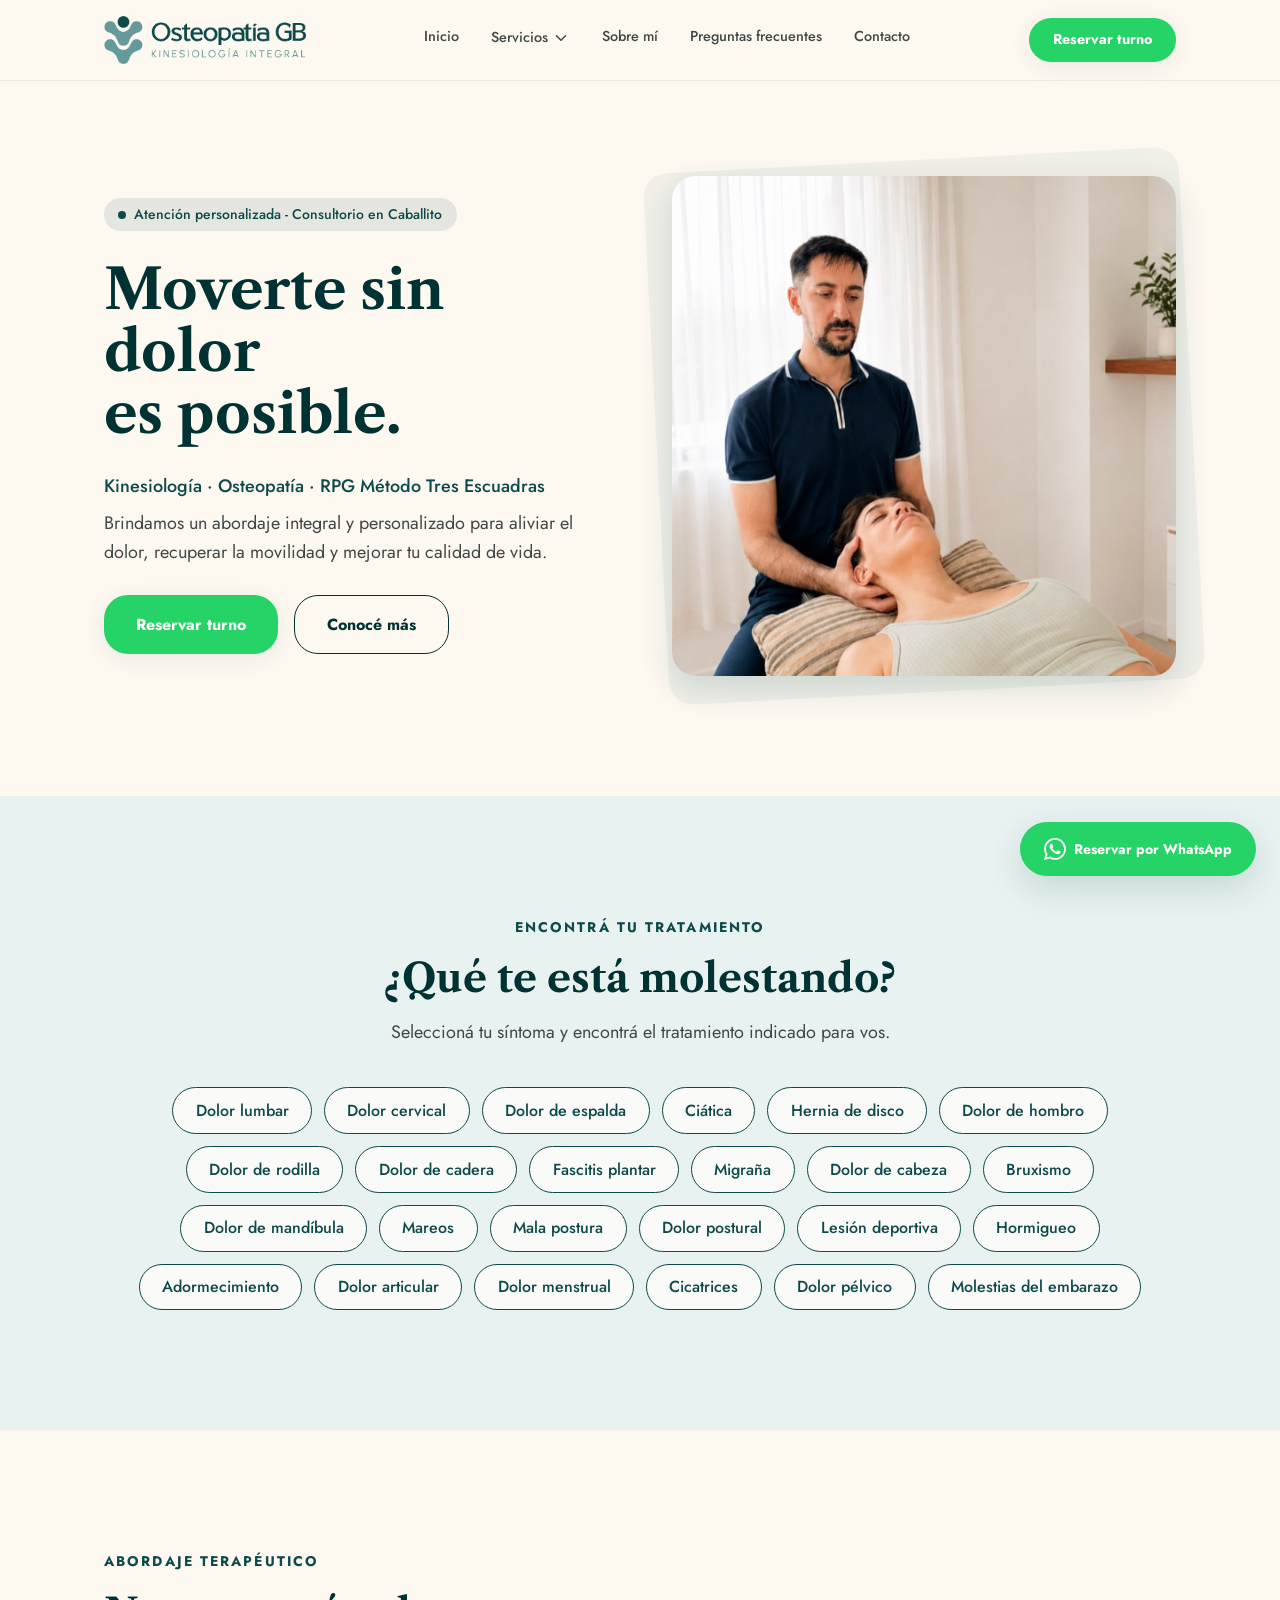
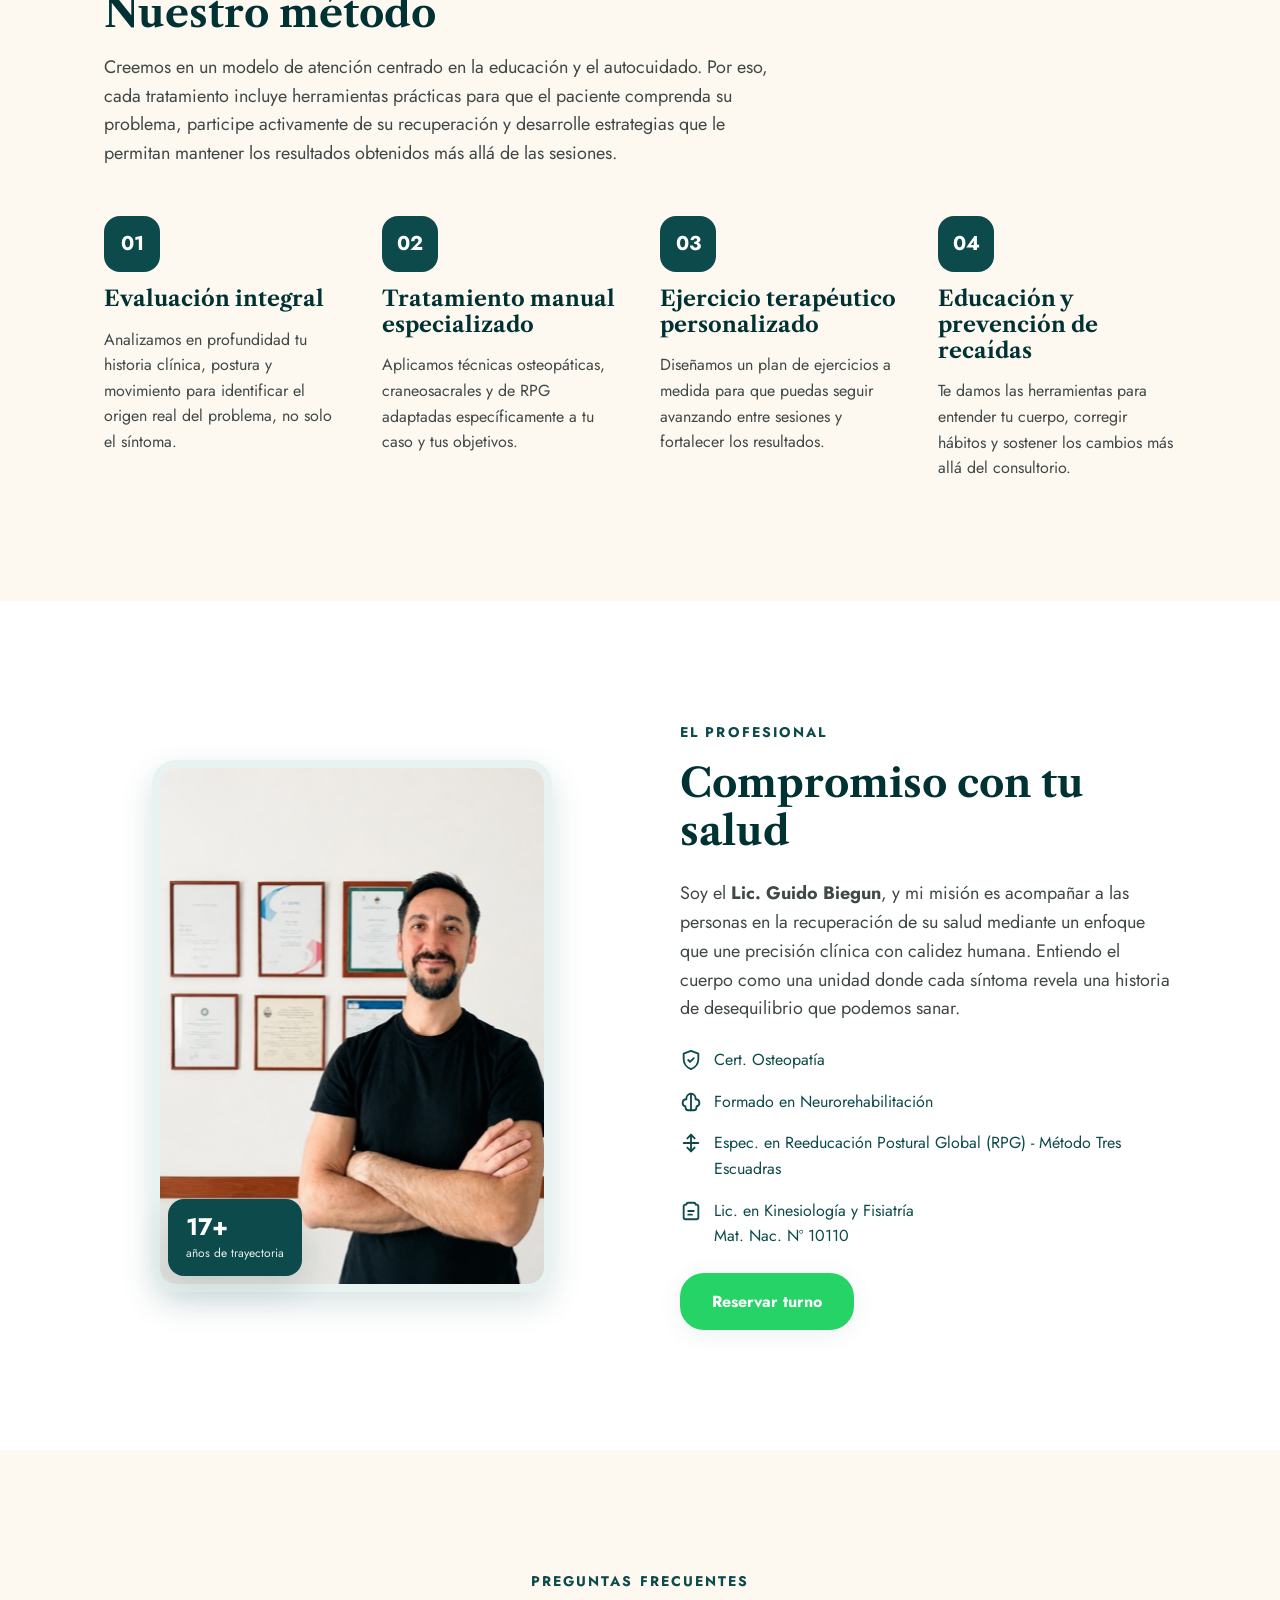
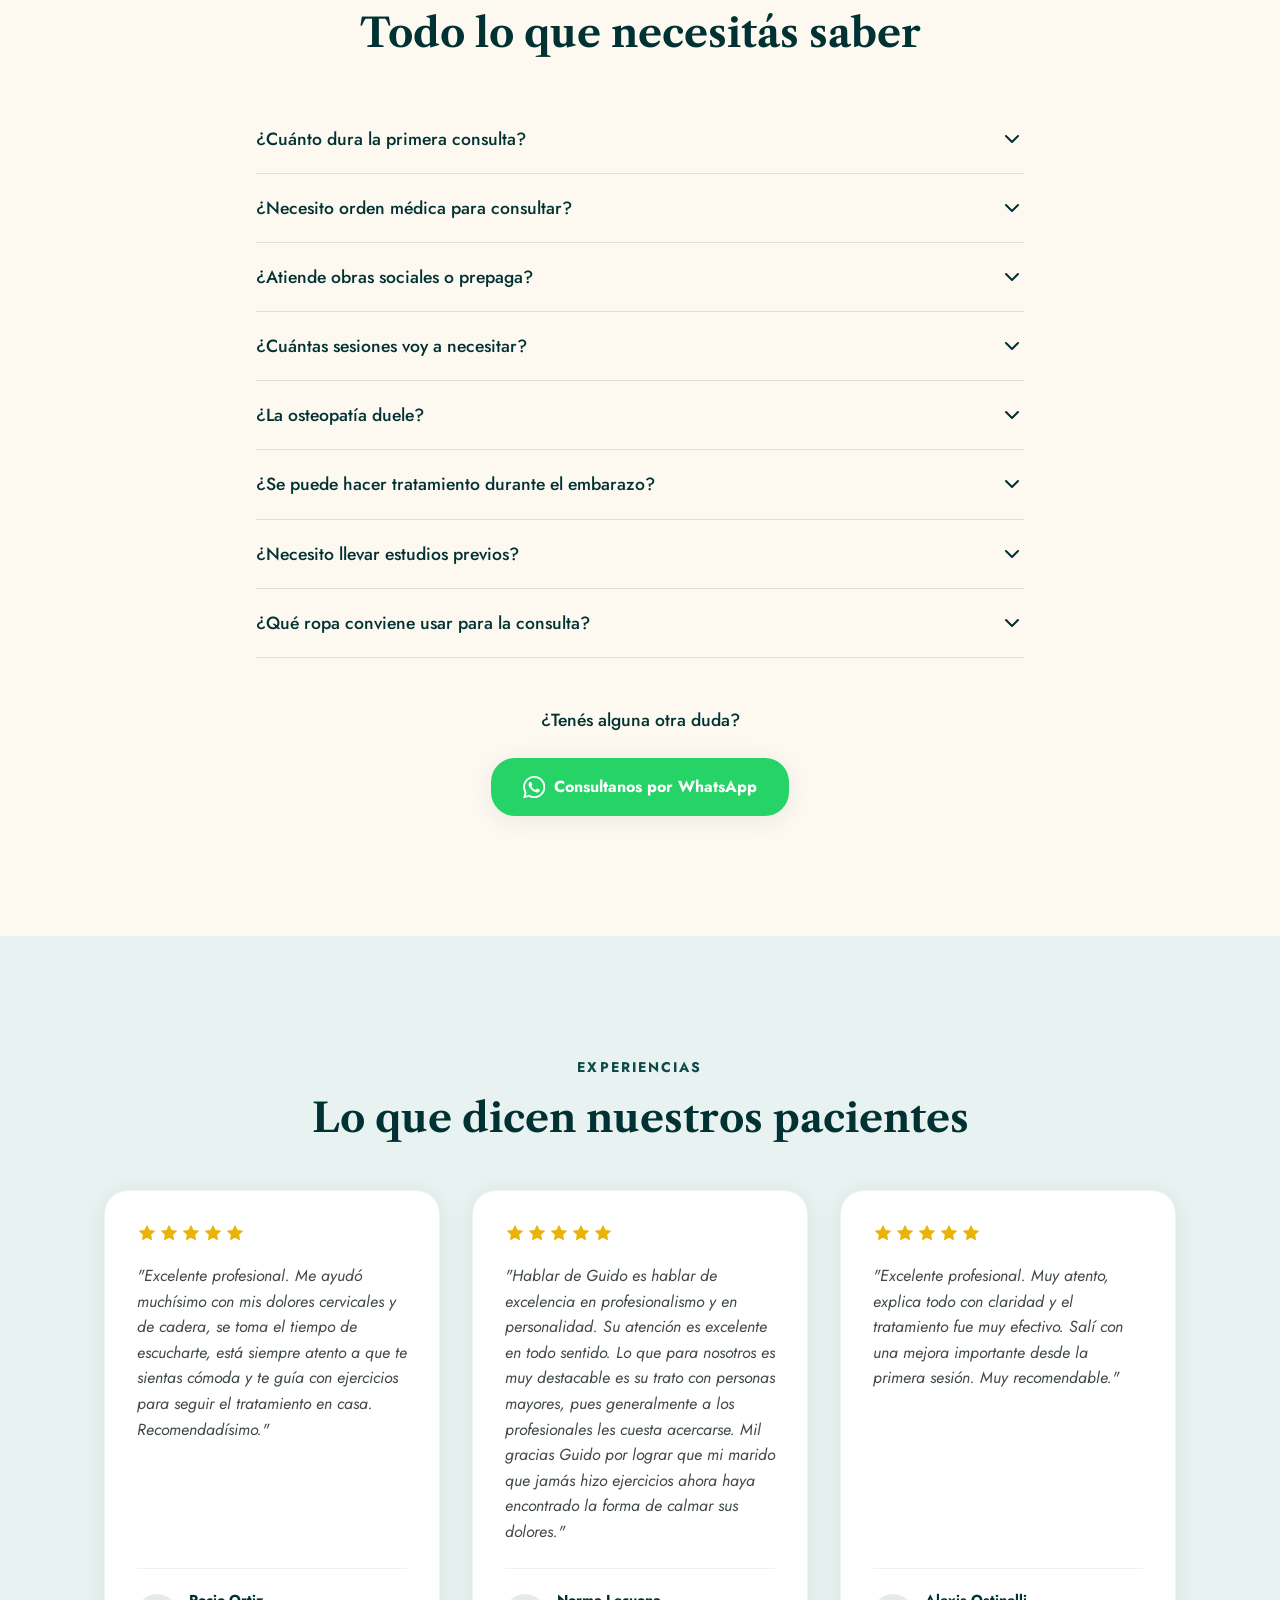
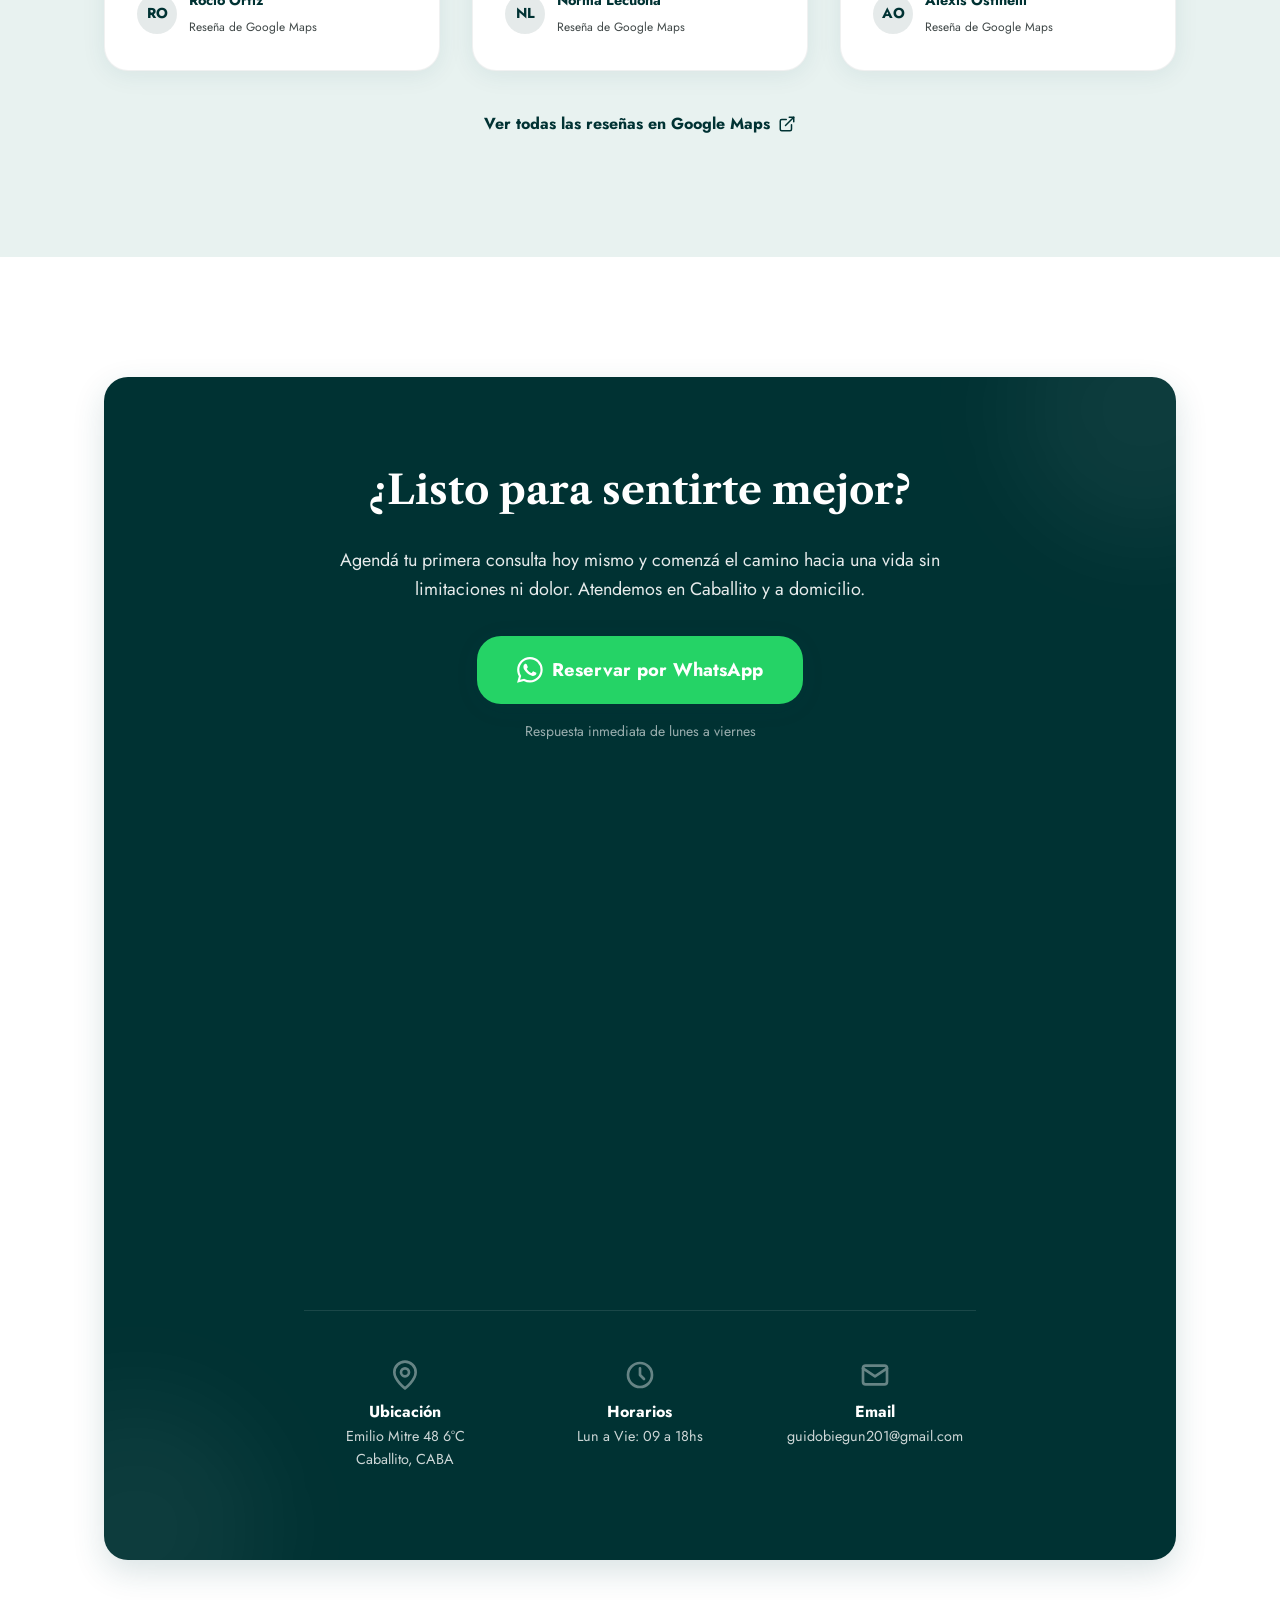
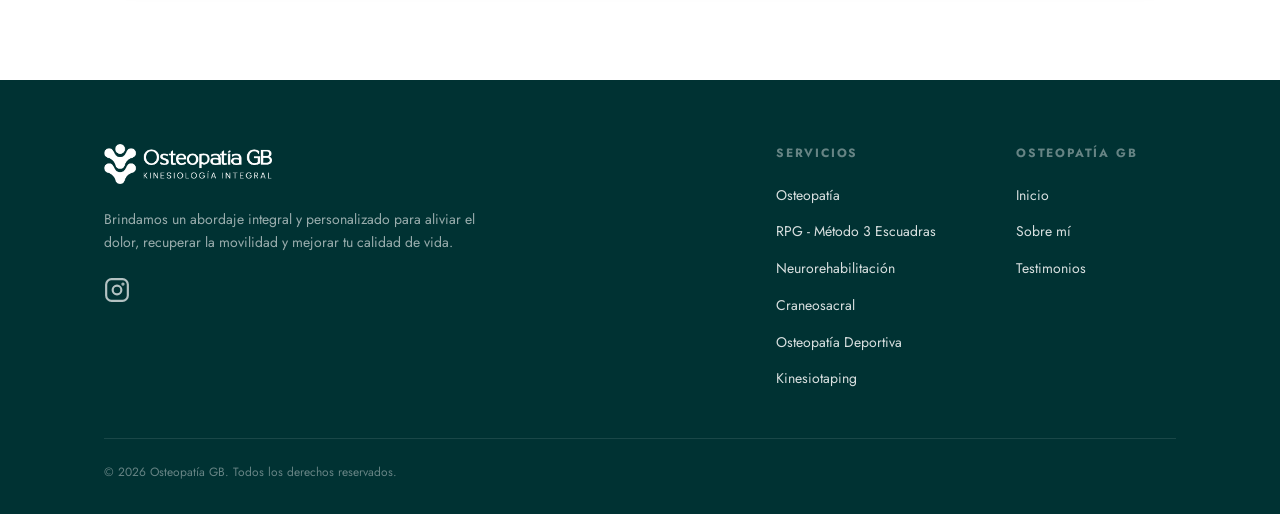
<file: index.html>
<!DOCTYPE html>
<html lang="es-AR">
<head>
<meta charset="utf-8">
<meta name="viewport" content="width=device-width, initial-scale=1.0">
<title>Osteopatía GB — Osteopatía, Kinesiología y RPG en Caballito, CABA</title>
<meta name="description" content="Moverte sin dolor es posible. Osteopatía, Kinesiología y RPG Método Tres Escuadras en Caballito. Lic. Guido Biegun, 17+ años de experiencia. Reservá tu turno por WhatsApp.">
<link rel="canonical" href="https://osteopatiagb.com.ar/">
<meta property="og:type" content="website">
<meta property="og:locale" content="es_AR">
<meta property="og:title" content="Osteopatía GB — Moverte sin dolor es posible">
<meta property="og:description" content="Osteopatía, Kinesiología y RPG Método Tres Escuadras en Caballito, CABA. Reservá tu turno por WhatsApp.">
<meta property="og:url" content="https://osteopatiagb.com.ar/">
<meta property="og:image" content="https://osteopatiagb.com.ar/assets/img/hero-tratamiento.jpg">
<link rel="icon" type="image/svg+xml" href="assets/favicon.svg">
<link rel="preconnect" href="https://fonts.googleapis.com">
<link rel="preconnect" href="https://fonts.gstatic.com" crossorigin>
<link href="https://fonts.googleapis.com/css2?family=Libre+Caslon+Text:wght@400;700&family=Jost:wght@400;500;700&display=swap" rel="stylesheet">
<link rel="stylesheet" href="css/styles.css">
<script type="application/ld+json">
{
  "@context": "https://schema.org",
  "@type": "MedicalClinic",
  "name": "Osteopatía GB",
  "description": "Consultorio de osteopatía, kinesiología y RPG en Caballito, CABA.",
  "address": {
    "@type": "PostalAddress",
    "streetAddress": "Emilio Mitre 48 6°C",
    "addressLocality": "Caballito, Ciudad Autónoma de Buenos Aires",
    "addressCountry": "AR"
  },
  "email": "guidobiegun201@gmail.com",
  "url": "https://osteopatiagb.com.ar",
  "openingHours": "Mo-Fr 09:00-18:00",
  "founder": { "@type": "Person", "name": "Guido Biegun" }
}
</script>
</head>
<body>

<header class="site-header">
  <div class="container">
    <a class="brand" href="index.html">
      <img src="assets/img/logo.png" alt="Osteopatía GB — Kinesiología Integral" width="584" height="139">
    </a>
    <nav class="main-nav" aria-label="Navegación principal">
      <a href="#inicio" aria-current="page">Inicio</a>
      <div class="dropdown">
        <a href="servicios.html" aria-haspopup="true">Servicios
          <svg class="icon" viewBox="0 0 24 24" fill="none" stroke="currentColor" stroke-width="2" stroke-linecap="round" stroke-linejoin="round" aria-hidden="true"><path d="m6 9 6 6 6-6"/></svg>
        </a>
        <div class="dropdown-menu">
          <a href="servicios.html#osteopatia">Osteopatía Integral</a>
          <a href="servicios.html#rpg">RPG - Método 3 Escuadras</a>
          <a href="servicios.html#neurorehabilitacion">Neurorehabilitación</a>
          <a href="servicios.html#craneosacral">Terapia Craneosacral</a>
          <a href="servicios.html#deportiva">Osteopatía Deportiva</a>
          <a href="servicios.html#kinesiotaping">Kinesiotaping</a>
        </div>
      </div>
      <a href="#sobre-mi">Sobre mí</a>
      <a href="#faq">Preguntas frecuentes</a>
      <a href="#contacto">Contacto</a>
    </nav>
    <a class="btn btn-whatsapp btn-sm header-cta" href="https://wa.me/5491140832232?text=Hola!%20Quiero%20reservar%20un%20turno" target="_blank" rel="noopener noreferrer">Reservar turno</a>
    <button class="nav-toggle" id="nav-toggle" aria-expanded="false" aria-controls="mobile-menu" aria-label="Abrir menú">
      <svg viewBox="0 0 24 24" fill="none" stroke="currentColor" stroke-width="2" stroke-linecap="round" aria-hidden="true"><path d="M4 6h16M4 12h16M4 18h16"/></svg>
    </button>
  </div>
</header>

<div class="mobile-menu" id="mobile-menu">
  <div class="close-row">
    <button data-close aria-label="Cerrar menú">
      <svg viewBox="0 0 24 24" fill="none" stroke="currentColor" stroke-width="2" stroke-linecap="round" aria-hidden="true"><path d="M6 6l12 12M18 6L6 18"/></svg>
    </button>
  </div>
  <nav aria-label="Navegación móvil">
    <a href="#inicio">Inicio</a>
    <a href="servicios.html">Servicios</a>
    <a href="#sobre-mi">Sobre mí</a>
    <a href="#faq">Preguntas frecuentes</a>
    <a href="#testimonios">Testimonios</a>
    <a href="#contacto">Contacto</a>
    <a class="btn btn-whatsapp" href="https://wa.me/5491140832232?text=Hola!%20Quiero%20reservar%20un%20turno" target="_blank" rel="noopener noreferrer">Reservar turno</a>
  </nav>
</div>

<main>

  <!-- Hero -->
  <section class="hero" id="inicio">
    <div class="container hero-grid">
      <div class="hero-copy">
        <span class="badge">Atención personalizada - Consultorio en Caballito</span>
        <h1>Moverte sin dolor <br>es posible.</h1>
        <p class="hero-sub">
          <strong>Kinesiología · Osteopatía · RPG Método Tres Escuadras</strong>
          Brindamos un abordaje integral y personalizado para aliviar el dolor, recuperar la movilidad y mejorar tu calidad de vida.
        </p>
        <div class="hero-actions">
          <a class="btn btn-whatsapp" href="https://wa.me/5491140832232?text=Hola!%20Quiero%20reservar%20un%20turno" target="_blank" rel="noopener noreferrer">Reservar turno</a>
          <a class="btn btn-outline" href="#metodo">Conocé más</a>
        </div>
      </div>
      <div class="hero-figure">
        <img src="assets/img/hero-tratamiento.jpg"
             srcset="assets/img/hero-tratamiento-640.jpg 640w, assets/img/hero-tratamiento.jpg 1085w"
             sizes="(min-width: 768px) 50vw, 100vw"
             alt="Sesión de tratamiento osteopático en el consultorio"
             width="1085" height="955" fetchpriority="high">
      </div>
    </div>
  </section>

  <!-- Buscador de síntomas -->
  <section class="section sintomas" id="sintomas">
    <div class="container text-center">
      <span class="kicker">Encontrá tu tratamiento</span>
      <h2>¿Qué te está molestando?</h2>
      <p class="section-intro" style="margin-top: 1rem;">Seleccioná tu síntoma y encontrá el tratamiento indicado para vos.</p>
      <div class="chips">
        <a class="chip" href="servicios.html#osteopatia-columna">Dolor lumbar</a>
        <a class="chip" href="servicios.html#osteopatia-columna">Dolor cervical</a>
        <a class="chip" href="servicios.html#osteopatia-columna">Dolor de espalda</a>
        <a class="chip" href="servicios.html#osteopatia-discales">Ciática</a>
        <a class="chip" href="servicios.html#osteopatia-discales">Hernia de disco</a>
        <a class="chip" href="servicios.html#osteopatia-musculoesqueletico">Dolor de hombro</a>
        <a class="chip" href="servicios.html#osteopatia-musculoesqueletico">Dolor de rodilla</a>
        <a class="chip" href="servicios.html#osteopatia-musculoesqueletico">Dolor de cadera</a>
        <a class="chip" href="servicios.html#osteopatia-musculoesqueletico">Fascitis plantar</a>
        <a class="chip" href="servicios.html#craneosacral">Migraña</a>
        <a class="chip" href="servicios.html#craneosacral">Dolor de cabeza</a>
        <a class="chip" href="servicios.html#osteopatia-atm">Bruxismo</a>
        <a class="chip" href="servicios.html#osteopatia-atm">Dolor de mandíbula</a>
        <a class="chip" href="servicios.html#craneosacral">Mareos</a>
        <a class="chip" href="servicios.html#rpg">Mala postura</a>
        <a class="chip" href="servicios.html#rpg">Dolor postural</a>
        <a class="chip" href="servicios.html#deportiva">Lesión deportiva</a>
        <a class="chip" href="servicios.html#osteopatia-discales">Hormigueo</a>
        <a class="chip" href="servicios.html#osteopatia-discales">Adormecimiento</a>
        <a class="chip" href="servicios.html#osteopatia-musculoesqueletico">Dolor articular</a>
        <a class="chip" href="servicios.html#osteopatia-pelvis">Dolor menstrual</a>
        <a class="chip" href="servicios.html#osteopatia-pelvis">Cicatrices</a>
        <a class="chip" href="servicios.html#osteopatia-pelvis">Dolor pélvico</a>
        <a class="chip" href="servicios.html#osteopatia-pelvis">Molestias del embarazo</a>
      </div>
    </div>
  </section>

  <!-- Nuestro método -->
  <section class="section" id="metodo">
    <div class="container">
      <div style="max-width: 48rem;">
        <span class="kicker">Abordaje Terapéutico</span>
        <h2>Nuestro método</h2>
        <p class="section-intro" style="margin-top: 1rem;">Creemos en un modelo de atención centrado en la educación y el autocuidado. Por eso, cada tratamiento incluye herramientas prácticas para que el paciente comprenda su problema, participe activamente de su recuperación y desarrolle estrategias que le permitan mantener los resultados obtenidos más allá de las sesiones.</p>
      </div>
      <div class="metodo-grid">
        <div class="metodo-step">
          <div class="num" aria-hidden="true">01</div>
          <h3>Evaluación integral</h3>
          <p>Analizamos en profundidad tu historia clínica, postura y movimiento para identificar el origen real del problema, no solo el síntoma.</p>
        </div>
        <div class="metodo-step">
          <div class="num" aria-hidden="true">02</div>
          <h3>Tratamiento manual especializado</h3>
          <p>Aplicamos técnicas osteopáticas, craneosacrales y de RPG adaptadas específicamente a tu caso y tus objetivos.</p>
        </div>
        <div class="metodo-step">
          <div class="num" aria-hidden="true">03</div>
          <h3>Ejercicio terapéutico personalizado</h3>
          <p>Diseñamos un plan de ejercicios a medida para que puedas seguir avanzando entre sesiones y fortalecer los resultados.</p>
        </div>
        <div class="metodo-step">
          <div class="num" aria-hidden="true">04</div>
          <h3>Educación y prevención de recaídas</h3>
          <p>Te damos las herramientas para entender tu cuerpo, corregir hábitos y sostener los cambios más allá del consultorio.</p>
        </div>
      </div>
    </div>
  </section>

  <!-- Sobre mí -->
  <section class="section sobre-mi" id="sobre-mi">
    <div class="container sobre-grid">
      <div class="retrato">
        <img src="assets/img/guido-biegun.jpg"
             srcset="assets/img/guido-biegun-520.jpg 520w, assets/img/guido-biegun.jpg 1000w"
             sizes="(min-width: 768px) 40vw, 90vw"
             alt="Lic. Guido Biegun en el consultorio" width="1000" height="1334" loading="lazy">
        <div class="anios"><strong>17+</strong><span>años de trayectoria</span></div>
      </div>
      <div class="sobre-copy">
        <div>
          <span class="kicker">El profesional</span>
          <h2>Compromiso con tu salud</h2>
        </div>
        <p class="bio">Soy el <strong>Lic. Guido Biegun</strong>, y mi misión es acompañar a las personas en la recuperación de su salud mediante un enfoque que une precisión clínica con calidez humana. Entiendo el cuerpo como una unidad donde cada síntoma revela una historia de desequilibrio que podemos sanar.</p>
        <ul class="credenciales">
          <li>
            <svg class="icon" viewBox="0 0 24 24" fill="none" stroke="currentColor" stroke-width="2" stroke-linecap="round" stroke-linejoin="round" aria-hidden="true"><path d="M12 2 4 5v6c0 5 3.4 9.4 8 11 4.6-1.6 8-6 8-11V5l-8-3z"/><path d="m9 12 2 2 4-4"/></svg>
            <span>Cert. Osteopatía</span>
          </li>
          <li>
            <svg class="icon" viewBox="0 0 24 24" fill="none" stroke="currentColor" stroke-width="2" stroke-linecap="round" stroke-linejoin="round" aria-hidden="true"><path d="M12 3a5 5 0 0 0-5 5v1a4 4 0 0 0-1 7.9V18a3 3 0 0 0 3 3h6a3 3 0 0 0 3-3v-1.1A4 4 0 0 0 17 9V8a5 5 0 0 0-5-5z"/><path d="M12 3v18"/></svg>
            <span>Formado en Neurorehabilitación</span>
          </li>
          <li>
            <svg class="icon" viewBox="0 0 24 24" fill="none" stroke="currentColor" stroke-width="2" stroke-linecap="round" stroke-linejoin="round" aria-hidden="true"><path d="M12 3v18"/><path d="m8 7 4-4 4 4"/><path d="m8 17 4 4 4-4"/><path d="M4 12h16"/></svg>
            <span>Espec. en Reeducación Postural Global (RPG) - Método Tres Escuadras</span>
          </li>
          <li>
            <svg class="icon" viewBox="0 0 24 24" fill="none" stroke="currentColor" stroke-width="2" stroke-linecap="round" stroke-linejoin="round" aria-hidden="true"><path d="M9 3h6a2 2 0 0 1 2 2v0h1a2 2 0 0 1 2 2v12a2 2 0 0 1-2 2H6a2 2 0 0 1-2-2V7a2 2 0 0 1 2-2h1v0a2 2 0 0 1 2-2z"/><path d="M9 12h6M9 16h4"/></svg>
            <span>Lic. en Kinesiología y Fisiatría<br>Mat. Nac. Nº 10110</span>
          </li>
        </ul>
        <div>
          <a class="btn btn-whatsapp" href="https://wa.me/5491140832232?text=Hola!%20Quiero%20reservar%20un%20turno" target="_blank" rel="noopener noreferrer">Reservar turno</a>
        </div>
      </div>
    </div>
  </section>

  <!-- Preguntas frecuentes -->
  <section class="section" id="faq">
    <div class="container">
      <div class="text-center">
        <span class="kicker">Preguntas frecuentes</span>
        <h2>Todo lo que necesitás saber</h2>
      </div>
      <div class="faq-list">
        <details>
          <summary>¿Cuánto dura la primera consulta?
            <svg class="icon" viewBox="0 0 24 24" fill="none" stroke="currentColor" stroke-width="2" stroke-linecap="round" stroke-linejoin="round" aria-hidden="true"><path d="m6 9 6 6 6-6"/></svg>
          </summary>
          <p>La primera sesión dura 60 minutos. Incluye una evaluación completa de tu historia clínica, postura y movimiento antes de comenzar el tratamiento.</p>
        </details>
        <details>
          <summary>¿Necesito orden médica para consultar?
            <svg class="icon" viewBox="0 0 24 24" fill="none" stroke="currentColor" stroke-width="2" stroke-linecap="round" stroke-linejoin="round" aria-hidden="true"><path d="m6 9 6 6 6-6"/></svg>
          </summary>
          <p>No. Podés reservar tu turno directamente sin necesidad de derivación médica.</p>
        </details>
        <details>
          <summary>¿Atiende obras sociales o prepaga?
            <svg class="icon" viewBox="0 0 24 24" fill="none" stroke="currentColor" stroke-width="2" stroke-linecap="round" stroke-linejoin="round" aria-hidden="true"><path d="m6 9 6 6 6-6"/></svg>
          </summary>
          <p>Las consultas son particulares. Podés consultar por los aranceles al momento de reservar tu turno.<br>Hay obras sociales y/o prepagas que realizan reintegros.</p>
        </details>
        <details>
          <summary>¿Cuántas sesiones voy a necesitar?
            <svg class="icon" viewBox="0 0 24 24" fill="none" stroke="currentColor" stroke-width="2" stroke-linecap="round" stroke-linejoin="round" aria-hidden="true"><path d="m6 9 6 6 6-6"/></svg>
          </summary>
          <p>Depende de cada caso. En la primera consulta se evalúa la situación y se define un plan personalizado con una estimación de sesiones.</p>
        </details>
        <details>
          <summary>¿La osteopatía duele?
            <svg class="icon" viewBox="0 0 24 24" fill="none" stroke="currentColor" stroke-width="2" stroke-linecap="round" stroke-linejoin="round" aria-hidden="true"><path d="m6 9 6 6 6-6"/></svg>
          </summary>
          <p>Las técnicas utilizadas son manuales y generalmente indoloras. En algunos casos puede haber una leve sensación de presión o trabajo en la zona tratada.</p>
        </details>
        <details>
          <summary>¿Se puede hacer tratamiento durante el embarazo?
            <svg class="icon" viewBox="0 0 24 24" fill="none" stroke="currentColor" stroke-width="2" stroke-linecap="round" stroke-linejoin="round" aria-hidden="true"><path d="m6 9 6 6 6-6"/></svg>
          </summary>
          <p>Sí. Se utilizan técnicas específicas y adaptadas para cada etapa del embarazo, con especial atención a la comodidad y seguridad de la paciente.</p>
        </details>
        <details>
          <summary>¿Necesito llevar estudios previos?
            <svg class="icon" viewBox="0 0 24 24" fill="none" stroke="currentColor" stroke-width="2" stroke-linecap="round" stroke-linejoin="round" aria-hidden="true"><path d="m6 9 6 6 6-6"/></svg>
          </summary>
          <p>Si contás con radiografías, resonancias, ecografías, informes médicos u otros estudios relacionados con tu consulta, es recomendable traerlos. No son indispensables para solicitar un turno.</p>
        </details>
        <details>
          <summary>¿Qué ropa conviene usar para la consulta?
            <svg class="icon" viewBox="0 0 24 24" fill="none" stroke="currentColor" stroke-width="2" stroke-linecap="round" stroke-linejoin="round" aria-hidden="true"><path d="m6 9 6 6 6-6"/></svg>
          </summary>
          <p>Te recomendamos asistir con ropa cómoda que permita realizar la evaluación y el tratamiento con libertad de movimiento. En el caso de los hombres es preferible utilizar short. En el caso de las mujeres, es preferible utilizar corpiño tradicional o top con breteles simples, evitando, en lo posible, los corpiños deportivos con breteles cruzados en la espalda, ya que pueden dificultar el acceso y la evaluación de algunas estructuras de la columna, hombros y región dorsal. La comodidad y privacidad del paciente se respetan en todo momento durante la consulta.</p>
        </details>
      </div>
      <div class="faq-cta">
        <p>¿Tenés alguna otra duda?</p>
        <a class="btn btn-whatsapp" href="https://wa.me/5491140832232?text=Hola!%20Quiero%20reservar%20un%20turno" target="_blank" rel="noopener noreferrer">
          <svg class="icon" viewBox="0 0 24 24" fill="currentColor" aria-hidden="true"><path d="M17.472 14.382c-.297-.149-1.758-.867-2.03-.967-.273-.099-.471-.148-.67.15-.197.297-.767.966-.94 1.164-.173.199-.347.223-.644.075-.297-.15-1.255-.463-2.39-1.475-.883-.788-1.48-1.761-1.653-2.059-.173-.297-.018-.458.13-.606.134-.133.298-.347.446-.52.149-.174.198-.298.298-.497.099-.198.05-.371-.025-.52-.075-.149-.669-1.612-.916-2.207-.242-.579-.487-.5-.669-.51-.173-.008-.371-.01-.57-.01-.198 0-.52.074-.792.372-.272.297-1.04 1.016-1.04 2.479 0 1.462 1.065 2.875 1.213 3.074.149.198 2.096 3.2 5.077 4.487.709.306 1.262.489 1.694.625.712.227 1.36.195 1.871.118.571-.085 1.758-.719 2.006-1.413.248-.694.248-1.289.173-1.413-.074-.124-.272-.198-.57-.347m-5.421 7.403h-.004a9.87 9.87 0 01-5.031-1.378l-.361-.214-3.741.982.998-3.648-.235-.374a9.86 9.86 0 01-1.51-5.26c.001-5.45 4.436-9.884 9.888-9.884 2.64 0 5.122 1.03 6.988 2.898a9.825 9.825 0 012.893 6.994c-.003 5.45-4.437 9.884-9.885 9.884m8.413-18.297A11.815 11.815 0 0012.05 0C5.495 0 .16 5.335.157 11.892c0 2.096.547 4.142 1.588 5.945L.057 24l6.305-1.654a11.882 11.882 0 005.683 1.448h.005c6.554 0 11.89-5.335 11.893-11.893a11.821 11.821 0 00-3.48-8.413Z"/></svg>
          Consultanos por WhatsApp
        </a>
      </div>
    </div>
  </section>

  <!-- Testimonios -->
  <section class="section testimonios" id="testimonios">
    <div class="container">
      <div class="text-center">
        <span class="kicker">Experiencias</span>
        <h2>Lo que dicen nuestros pacientes</h2>
      </div>
      <div class="testimonios-grid">
        <article class="testimonio">
          <div class="stars" aria-label="5 estrellas">
            <svg class="icon" viewBox="0 0 24 24" fill="currentColor" aria-hidden="true"><path d="M12 2l3.09 6.26L22 9.27l-5 4.87 1.18 6.88L12 17.77l-6.18 3.25L7 14.14 2 9.27l6.91-1.01z"/></svg>
            <svg class="icon" viewBox="0 0 24 24" fill="currentColor" aria-hidden="true"><path d="M12 2l3.09 6.26L22 9.27l-5 4.87 1.18 6.88L12 17.77l-6.18 3.25L7 14.14 2 9.27l6.91-1.01z"/></svg>
            <svg class="icon" viewBox="0 0 24 24" fill="currentColor" aria-hidden="true"><path d="M12 2l3.09 6.26L22 9.27l-5 4.87 1.18 6.88L12 17.77l-6.18 3.25L7 14.14 2 9.27l6.91-1.01z"/></svg>
            <svg class="icon" viewBox="0 0 24 24" fill="currentColor" aria-hidden="true"><path d="M12 2l3.09 6.26L22 9.27l-5 4.87 1.18 6.88L12 17.77l-6.18 3.25L7 14.14 2 9.27l6.91-1.01z"/></svg>
            <svg class="icon" viewBox="0 0 24 24" fill="currentColor" aria-hidden="true"><path d="M12 2l3.09 6.26L22 9.27l-5 4.87 1.18 6.88L12 17.77l-6.18 3.25L7 14.14 2 9.27l6.91-1.01z"/></svg>
          </div>
          <blockquote>"Excelente profesional. Me ayudó muchísimo con mis dolores cervicales y de cadera, se toma el tiempo de escucharte, está siempre atento a que te sientas cómoda y te guía con ejercicios para seguir el tratamiento en casa. Recomendadísimo."</blockquote>
          <footer>
            <span class="avatar" aria-hidden="true">RO</span>
            <div>
              <cite>Rocio Ortiz</cite>
              <span class="fuente">Reseña de Google Maps</span>
            </div>
          </footer>
        </article>
        <article class="testimonio">
          <div class="stars" aria-label="5 estrellas">
            <svg class="icon" viewBox="0 0 24 24" fill="currentColor" aria-hidden="true"><path d="M12 2l3.09 6.26L22 9.27l-5 4.87 1.18 6.88L12 17.77l-6.18 3.25L7 14.14 2 9.27l6.91-1.01z"/></svg>
            <svg class="icon" viewBox="0 0 24 24" fill="currentColor" aria-hidden="true"><path d="M12 2l3.09 6.26L22 9.27l-5 4.87 1.18 6.88L12 17.77l-6.18 3.25L7 14.14 2 9.27l6.91-1.01z"/></svg>
            <svg class="icon" viewBox="0 0 24 24" fill="currentColor" aria-hidden="true"><path d="M12 2l3.09 6.26L22 9.27l-5 4.87 1.18 6.88L12 17.77l-6.18 3.25L7 14.14 2 9.27l6.91-1.01z"/></svg>
            <svg class="icon" viewBox="0 0 24 24" fill="currentColor" aria-hidden="true"><path d="M12 2l3.09 6.26L22 9.27l-5 4.87 1.18 6.88L12 17.77l-6.18 3.25L7 14.14 2 9.27l6.91-1.01z"/></svg>
            <svg class="icon" viewBox="0 0 24 24" fill="currentColor" aria-hidden="true"><path d="M12 2l3.09 6.26L22 9.27l-5 4.87 1.18 6.88L12 17.77l-6.18 3.25L7 14.14 2 9.27l6.91-1.01z"/></svg>
          </div>
          <blockquote>"Hablar de Guido es hablar de excelencia en profesionalismo y en personalidad. Su atención es excelente en todo sentido. Lo que para nosotros es muy destacable es su trato con personas mayores, pues generalmente a los profesionales les cuesta acercarse. Mil gracias Guido por lograr que mi marido que jamás hizo ejercicios ahora haya encontrado la forma de calmar sus dolores."</blockquote>
          <footer>
            <span class="avatar" aria-hidden="true">NL</span>
            <div>
              <cite>Norma Lecuona</cite>
              <span class="fuente">Reseña de Google Maps</span>
            </div>
          </footer>
        </article>
        <article class="testimonio">
          <div class="stars" aria-label="5 estrellas">
            <svg class="icon" viewBox="0 0 24 24" fill="currentColor" aria-hidden="true"><path d="M12 2l3.09 6.26L22 9.27l-5 4.87 1.18 6.88L12 17.77l-6.18 3.25L7 14.14 2 9.27l6.91-1.01z"/></svg>
            <svg class="icon" viewBox="0 0 24 24" fill="currentColor" aria-hidden="true"><path d="M12 2l3.09 6.26L22 9.27l-5 4.87 1.18 6.88L12 17.77l-6.18 3.25L7 14.14 2 9.27l6.91-1.01z"/></svg>
            <svg class="icon" viewBox="0 0 24 24" fill="currentColor" aria-hidden="true"><path d="M12 2l3.09 6.26L22 9.27l-5 4.87 1.18 6.88L12 17.77l-6.18 3.25L7 14.14 2 9.27l6.91-1.01z"/></svg>
            <svg class="icon" viewBox="0 0 24 24" fill="currentColor" aria-hidden="true"><path d="M12 2l3.09 6.26L22 9.27l-5 4.87 1.18 6.88L12 17.77l-6.18 3.25L7 14.14 2 9.27l6.91-1.01z"/></svg>
            <svg class="icon" viewBox="0 0 24 24" fill="currentColor" aria-hidden="true"><path d="M12 2l3.09 6.26L22 9.27l-5 4.87 1.18 6.88L12 17.77l-6.18 3.25L7 14.14 2 9.27l6.91-1.01z"/></svg>
          </div>
          <blockquote>"Excelente profesional. Muy atento, explica todo con claridad y el tratamiento fue muy efectivo. Salí con una mejora importante desde la primera sesión. Muy recomendable."</blockquote>
          <footer>
            <span class="avatar" aria-hidden="true">AO</span>
            <div>
              <cite>Alexis Ostinelli</cite>
              <span class="fuente">Reseña de Google Maps</span>
            </div>
          </footer>
        </article>
      </div>
      <div class="testimonios-link">
        <a href="https://www.google.com/maps/place/Osteopatia%2FRpg+-+Guido+Biegun/@-34.6223514,-58.4465392,17z/data=!4m8!3m7!1s0x95bccbe46c6cbe93:0x2b40d24d4a9f6546!8m2!3d-34.6223558!4d-58.4439643!9m1!1b1!16s%2Fg%2F11q1lw7fg4!5m1!1e4" target="_blank" rel="noopener noreferrer">
          Ver todas las reseñas en Google Maps
          <svg class="icon" viewBox="0 0 24 24" fill="none" stroke="currentColor" stroke-width="2" stroke-linecap="round" stroke-linejoin="round" aria-hidden="true"><path d="M15 3h6v6"/><path d="M10 14 21 3"/><path d="M18 13v6a2 2 0 0 1-2 2H5a2 2 0 0 1-2-2V8a2 2 0 0 1 2-2h6"/></svg>
        </a>
      </div>
    </div>
  </section>

  <!-- CTA final + contacto -->
  <section class="section contacto" id="contacto">
    <div class="container">
      <div class="cta-card">
        <div class="cta-inner">
          <h2>¿Listo para sentirte mejor?</h2>
          <p class="cta-sub">Agendá tu primera consulta hoy mismo y comenzá el camino hacia una vida sin limitaciones ni dolor. Atendemos en Caballito y a domicilio.</p>
          <div>
            <a class="btn btn-whatsapp" href="https://wa.me/5491140832232?text=Hola!%20Quiero%20reservar%20un%20turno" target="_blank" rel="noopener noreferrer">
              <svg class="icon" viewBox="0 0 24 24" fill="currentColor" aria-hidden="true"><path d="M17.472 14.382c-.297-.149-1.758-.867-2.03-.967-.273-.099-.471-.148-.67.15-.197.297-.767.966-.94 1.164-.173.199-.347.223-.644.075-.297-.15-1.255-.463-2.39-1.475-.883-.788-1.48-1.761-1.653-2.059-.173-.297-.018-.458.13-.606.134-.133.298-.347.446-.52.149-.174.198-.298.298-.497.099-.198.05-.371-.025-.52-.075-.149-.669-1.612-.916-2.207-.242-.579-.487-.5-.669-.51-.173-.008-.371-.01-.57-.01-.198 0-.52.074-.792.372-.272.297-1.04 1.016-1.04 2.479 0 1.462 1.065 2.875 1.213 3.074.149.198 2.096 3.2 5.077 4.487.709.306 1.262.489 1.694.625.712.227 1.36.195 1.871.118.571-.085 1.758-.719 2.006-1.413.248-.694.248-1.289.173-1.413-.074-.124-.272-.198-.57-.347m-5.421 7.403h-.004a9.87 9.87 0 01-5.031-1.378l-.361-.214-3.741.982.998-3.648-.235-.374a9.86 9.86 0 01-1.51-5.26c.001-5.45 4.436-9.884 9.888-9.884 2.64 0 5.122 1.03 6.988 2.898a9.825 9.825 0 012.893 6.994c-.003 5.45-4.437 9.884-9.885 9.884m8.413-18.297A11.815 11.815 0 0012.05 0C5.495 0 .16 5.335.157 11.892c0 2.096.547 4.142 1.588 5.945L.057 24l6.305-1.654a11.882 11.882 0 005.683 1.448h.005c6.554 0 11.89-5.335 11.893-11.893a11.821 11.821 0 00-3.48-8.413Z"/></svg>
              Reservar por WhatsApp
            </a>
            <p class="cta-nota">Respuesta inmediata de lunes a viernes</p>
          </div>
          <iframe class="mapa" loading="lazy" allowfullscreen referrerpolicy="no-referrer-when-downgrade"
            title="Ubicación del consultorio en Google Maps"
            src="https://www.google.com/maps/embed?pb=!1m18!1m12!1m3!1d3283.28049460054!2d-58.44653922339153!3d-34.622351358484096!2m3!1f0!2f0!3f0!3m2!1i1024!2i768!4f13.1!3m3!1m2!1s0x95bccbe46c6cbe93%3A0x2b40d24d4a9f6546!2sOsteopatia%2FRpg%20-%20Guido%20Biegun!5e0!3m2!1sen!2sar!4v1786283340762!5m2!1sen!2sar"></iframe>
          <div class="contact-data">
            <div>
              <svg class="icon" viewBox="0 0 24 24" fill="none" stroke="currentColor" stroke-width="2" stroke-linecap="round" stroke-linejoin="round" aria-hidden="true"><path d="M20 10c0 6-8 12-8 12s-8-6-8-12a8 8 0 0 1 16 0z"/><circle cx="12" cy="10" r="3"/></svg>
              <p class="titulo">Ubicación</p>
              <p>Emilio Mitre 48 6°C<br>Caballito, CABA</p>
            </div>
            <div>
              <svg class="icon" viewBox="0 0 24 24" fill="none" stroke="currentColor" stroke-width="2" stroke-linecap="round" stroke-linejoin="round" aria-hidden="true"><circle cx="12" cy="12" r="9"/><path d="M12 7v5l3 3"/></svg>
              <p class="titulo">Horarios</p>
              <p>Lun a Vie: 09 a 18hs</p>
            </div>
            <div>
              <svg class="icon" viewBox="0 0 24 24" fill="none" stroke="currentColor" stroke-width="2" stroke-linecap="round" stroke-linejoin="round" aria-hidden="true"><rect x="3" y="5" width="18" height="14" rx="2"/><path d="m3 7 9 6 9-6"/></svg>
              <p class="titulo">Email</p>
              <p>guidobiegun201@gmail.com</p>
            </div>
          </div>
        </div>
      </div>
    </div>
  </section>

</main>

<footer class="site-footer">
  <div class="container">
    <div class="footer-grid">
      <div class="footer-brand">
        <img src="assets/img/logo.png" alt="Osteopatía GB" width="584" height="139" loading="lazy">
        <p>Brindamos un abordaje integral y personalizado para aliviar el dolor, recuperar la movilidad y mejorar tu calidad de vida.</p>
        <div class="footer-social">
          <a href="https://www.instagram.com/osteopatia_g.b/" target="_blank" rel="noopener noreferrer" aria-label="Instagram de Osteopatía GB">
            <svg class="icon" viewBox="0 0 24 24" fill="none" stroke="currentColor" stroke-width="2" stroke-linecap="round" stroke-linejoin="round" aria-hidden="true"><rect x="2" y="2" width="20" height="20" rx="5"/><circle cx="12" cy="12" r="4"/><circle cx="17.5" cy="6.5" r="0.5" fill="currentColor"/></svg>
          </a>
        </div>
      </div>
      <div class="footer-cols">
        <div>
          <h4>Servicios</h4>
          <nav aria-label="Servicios">
            <a href="servicios.html#osteopatia">Osteopatía</a>
            <a href="servicios.html#rpg">RPG - Método 3 Escuadras</a>
            <a href="servicios.html#neurorehabilitacion">Neurorehabilitación</a>
            <a href="servicios.html#craneosacral">Craneosacral</a>
            <a href="servicios.html#deportiva">Osteopatía Deportiva</a>
            <a href="servicios.html#kinesiotaping">Kinesiotaping</a>
          </nav>
        </div>
        <div>
          <h4>Osteopatía GB</h4>
          <nav aria-label="Institucional">
            <a href="#inicio">Inicio</a>
            <a href="#sobre-mi">Sobre mí</a>
            <a href="#testimonios">Testimonios</a>
          </nav>
        </div>
      </div>
    </div>
    <div class="footer-bottom">
      <p>© 2026 Osteopatía GB. Todos los derechos reservados.</p>
    </div>
  </div>
</footer>

<a class="fab-whatsapp" href="https://wa.me/5491140832232?text=Hola!%20Quiero%20reservar%20un%20turno" target="_blank" rel="noopener noreferrer" aria-label="Reservar turno por WhatsApp">
  <svg class="icon" viewBox="0 0 24 24" fill="currentColor" aria-hidden="true"><path d="M17.472 14.382c-.297-.149-1.758-.867-2.03-.967-.273-.099-.471-.148-.67.15-.197.297-.767.966-.94 1.164-.173.199-.347.223-.644.075-.297-.15-1.255-.463-2.39-1.475-.883-.788-1.48-1.761-1.653-2.059-.173-.297-.018-.458.13-.606.134-.133.298-.347.446-.52.149-.174.198-.298.298-.497.099-.198.05-.371-.025-.52-.075-.149-.669-1.612-.916-2.207-.242-.579-.487-.5-.669-.51-.173-.008-.371-.01-.57-.01-.198 0-.52.074-.792.372-.272.297-1.04 1.016-1.04 2.479 0 1.462 1.065 2.875 1.213 3.074.149.198 2.096 3.2 5.077 4.487.709.306 1.262.489 1.694.625.712.227 1.36.195 1.871.118.571-.085 1.758-.719 2.006-1.413.248-.694.248-1.289.173-1.413-.074-.124-.272-.198-.57-.347m-5.421 7.403h-.004a9.87 9.87 0 01-5.031-1.378l-.361-.214-3.741.982.998-3.648-.235-.374a9.86 9.86 0 01-1.51-5.26c.001-5.45 4.436-9.884 9.888-9.884 2.64 0 5.122 1.03 6.988 2.898a9.825 9.825 0 012.893 6.994c-.003 5.45-4.437 9.884-9.885 9.884m8.413-18.297A11.815 11.815 0 0012.05 0C5.495 0 .16 5.335.157 11.892c0 2.096.547 4.142 1.588 5.945L.057 24l6.305-1.654a11.882 11.882 0 005.683 1.448h.005c6.554 0 11.89-5.335 11.893-11.893a11.821 11.821 0 00-3.48-8.413Z"/></svg>
  <span>Reservar por WhatsApp</span>
</a>

<script src="js/main.js"></script>
</body>
</html>
</file>
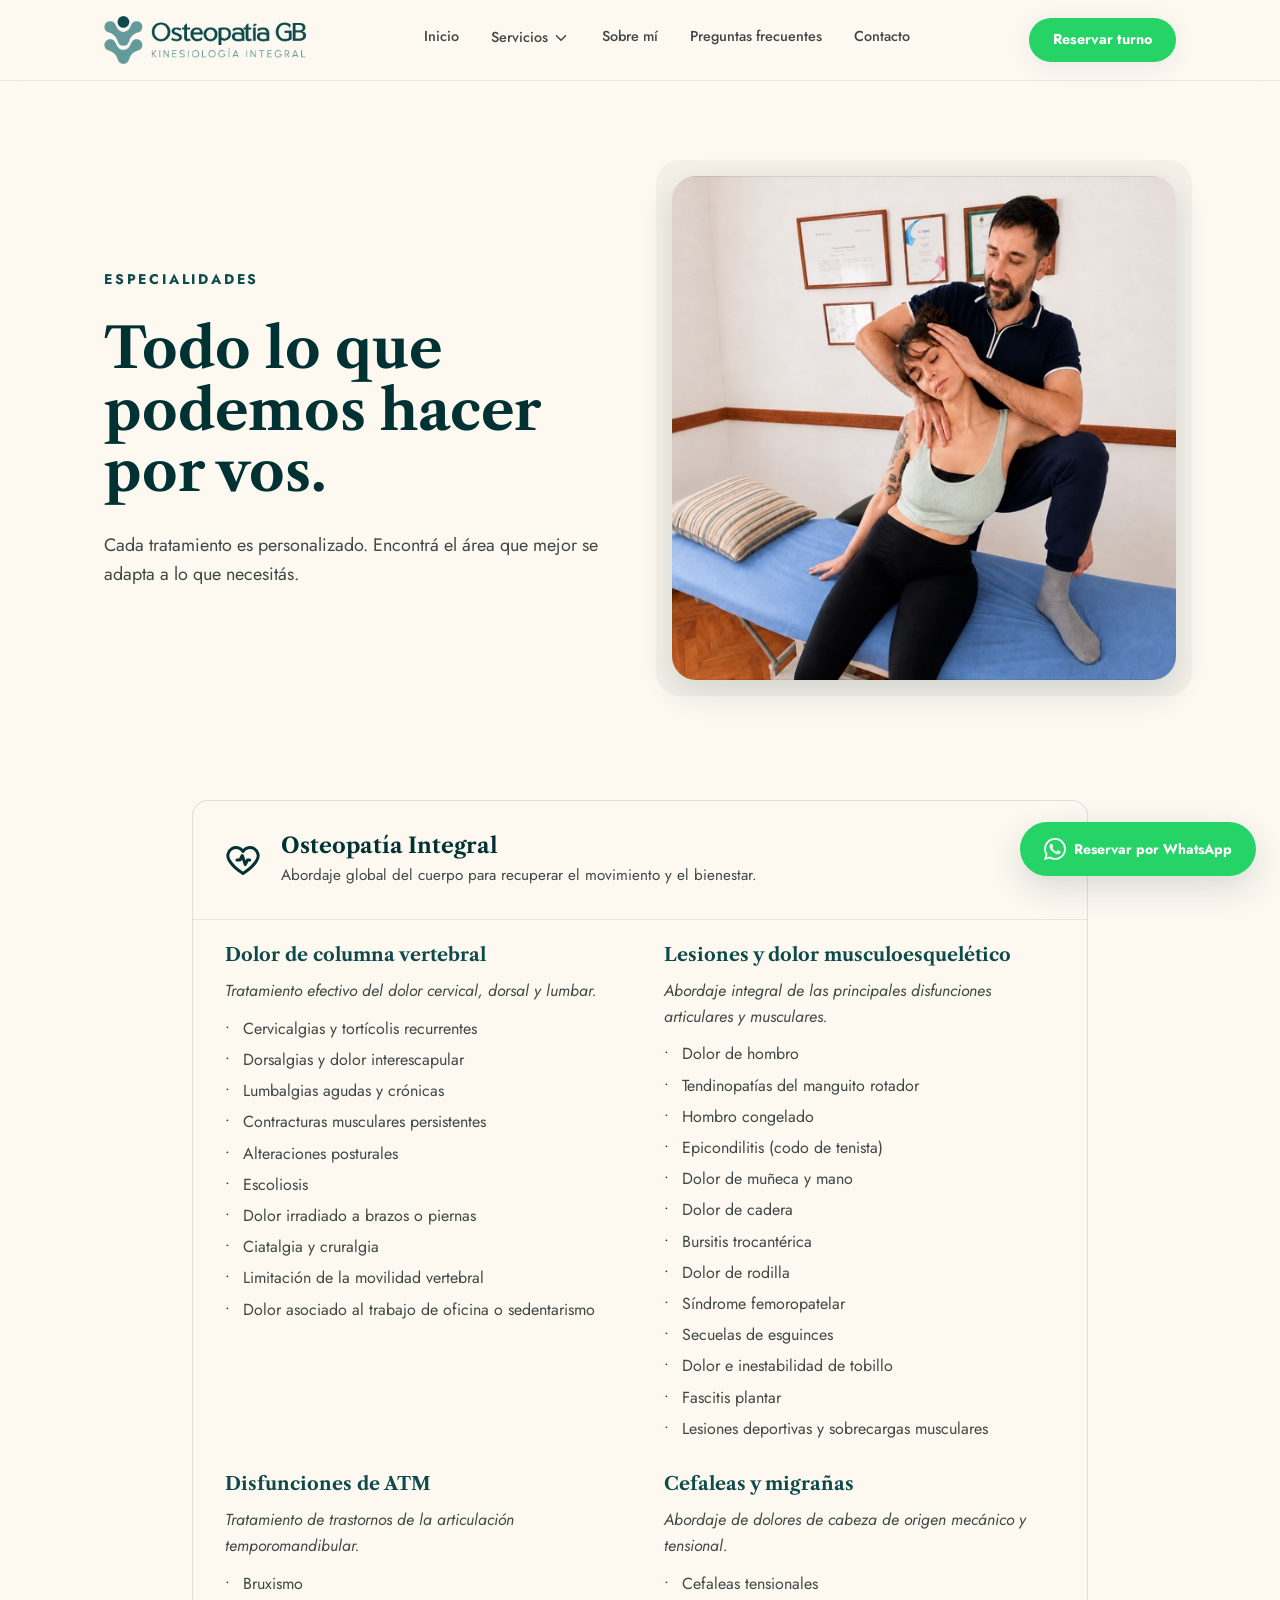
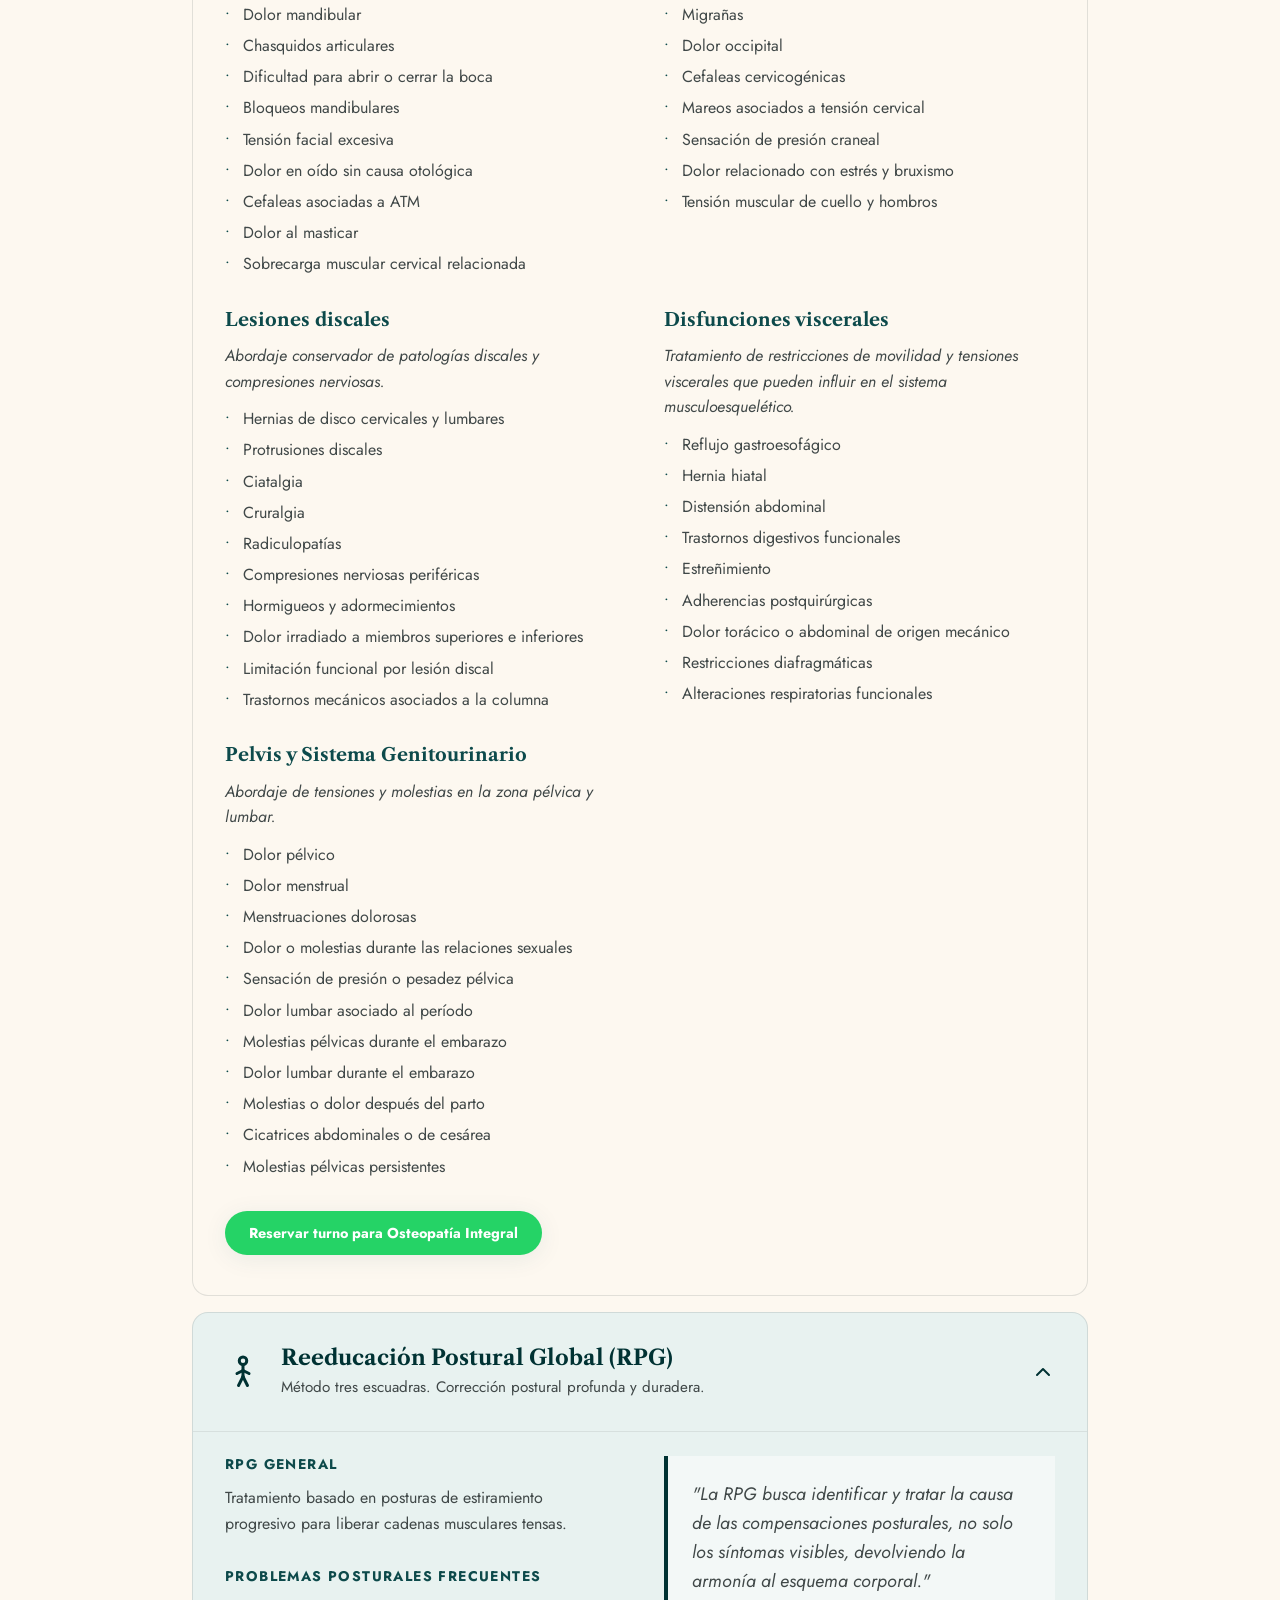
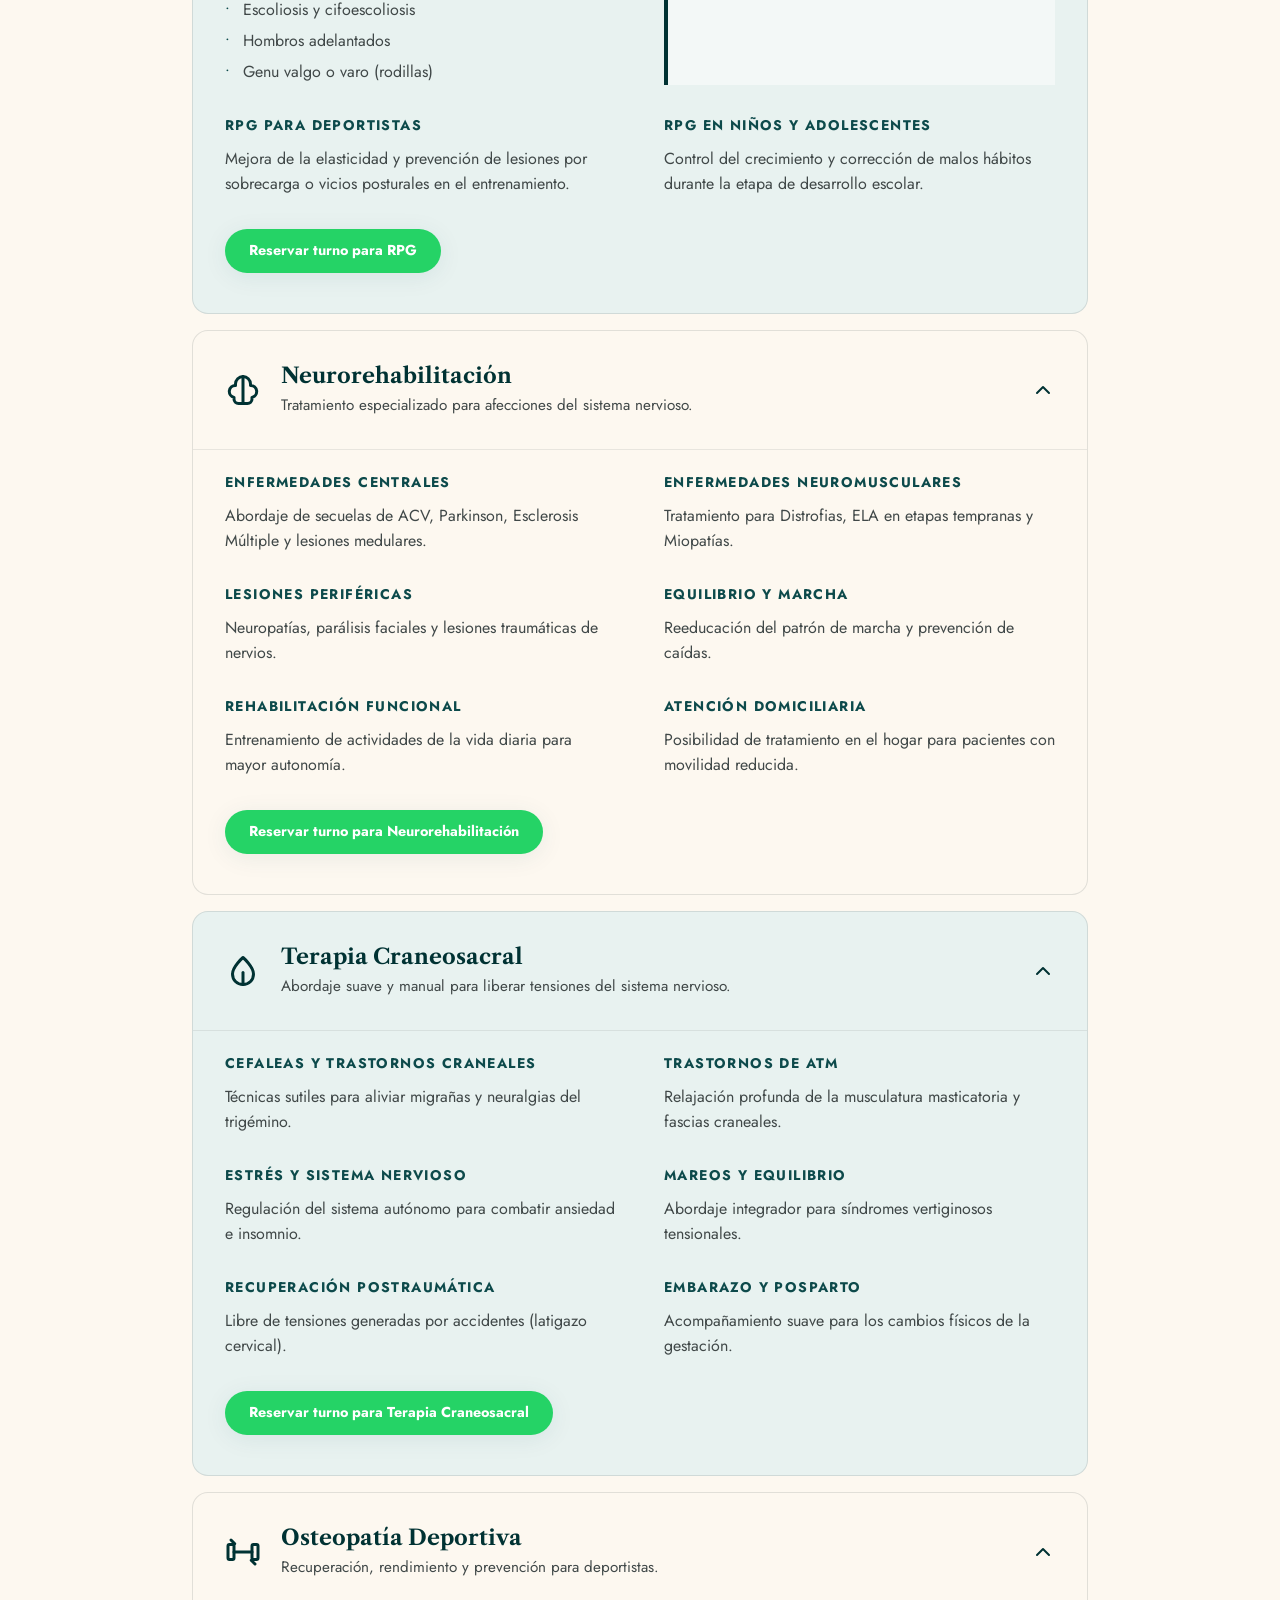
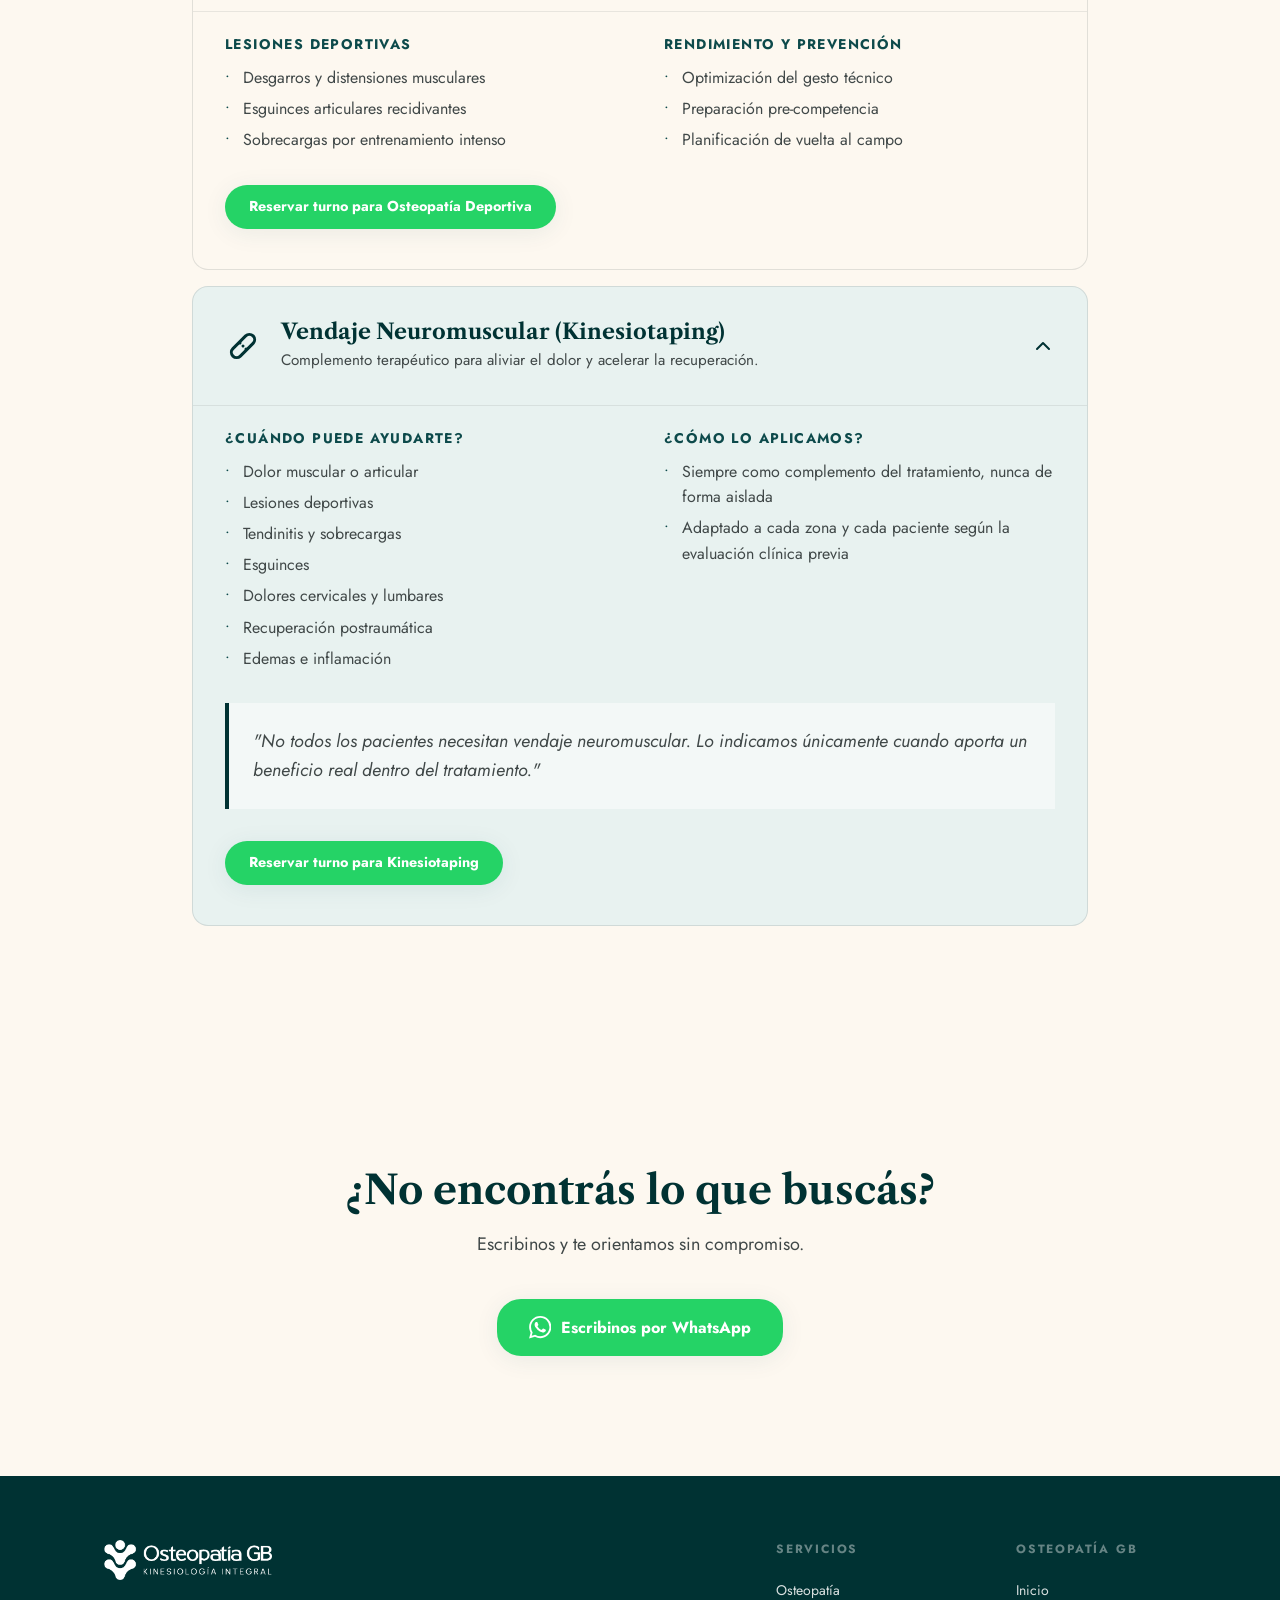
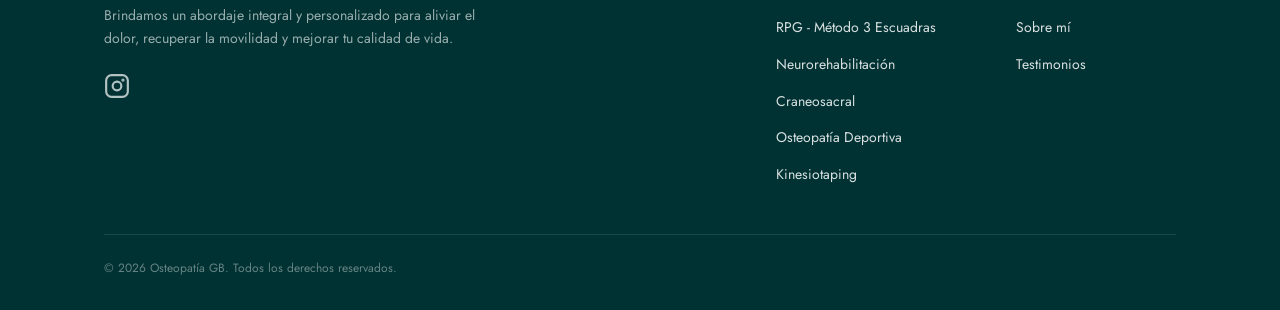
<file: servicios.html>
<!DOCTYPE html>
<html lang="es-AR">
<head>
<meta charset="utf-8">
<meta name="viewport" content="width=device-width, initial-scale=1.0">
<title>Servicios — Osteopatía, RPG, Craneosacral y más | Osteopatía GB</title>
<meta name="description" content="Osteopatía integral, RPG, neurorehabilitación, terapia craneosacral, osteopatía deportiva y kinesiotaping en Caballito, CABA. Tratamientos personalizados.">
<link rel="canonical" href="https://osteopatiagb.com.ar/servicios.html">
<meta property="og:type" content="website">
<meta property="og:locale" content="es_AR">
<meta property="og:title" content="Servicios — Osteopatía GB">
<meta property="og:description" content="Osteopatía integral, RPG, neurorehabilitación, terapia craneosacral, osteopatía deportiva y kinesiotaping en Caballito, CABA.">
<meta property="og:url" content="https://osteopatiagb.com.ar/servicios.html">
<meta property="og:image" content="https://osteopatiagb.com.ar/assets/img/servicios-hero.jpg">
<link rel="icon" type="image/svg+xml" href="assets/favicon.svg">
<link rel="preconnect" href="https://fonts.googleapis.com">
<link rel="preconnect" href="https://fonts.gstatic.com" crossorigin>
<link href="https://fonts.googleapis.com/css2?family=Libre+Caslon+Text:wght@400;700&family=Jost:wght@400;500;700&display=swap" rel="stylesheet">
<link rel="stylesheet" href="css/styles.css">
</head>
<body>

<header class="site-header">
  <div class="container">
    <a class="brand" href="index.html">
      <img src="assets/img/logo.png" alt="Osteopatía GB — Kinesiología Integral" width="584" height="139">
    </a>
    <nav class="main-nav" aria-label="Navegación principal">
      <a href="index.html">Inicio</a>
      <div class="dropdown">
        <a href="servicios.html" aria-haspopup="true" aria-current="page">Servicios
          <svg class="icon" viewBox="0 0 24 24" fill="none" stroke="currentColor" stroke-width="2" stroke-linecap="round" stroke-linejoin="round" aria-hidden="true"><path d="m6 9 6 6 6-6"/></svg>
        </a>
        <div class="dropdown-menu">
          <a href="#osteopatia">Osteopatía Integral</a>
          <a href="#rpg">RPG - Método 3 Escuadras</a>
          <a href="#neurorehabilitacion">Neurorehabilitación</a>
          <a href="#craneosacral">Terapia Craneosacral</a>
          <a href="#deportiva">Osteopatía Deportiva</a>
          <a href="#kinesiotaping">Kinesiotaping</a>
        </div>
      </div>
      <a href="index.html#sobre-mi">Sobre mí</a>
      <a href="index.html#faq">Preguntas frecuentes</a>
      <a href="index.html#contacto">Contacto</a>
    </nav>
    <a class="btn btn-whatsapp btn-sm header-cta" href="https://wa.me/5491140832232?text=Hola!%20Quiero%20reservar%20un%20turno" target="_blank" rel="noopener noreferrer">Reservar turno</a>
    <button class="nav-toggle" id="nav-toggle" aria-expanded="false" aria-controls="mobile-menu" aria-label="Abrir menú">
      <svg viewBox="0 0 24 24" fill="none" stroke="currentColor" stroke-width="2" stroke-linecap="round" aria-hidden="true"><path d="M4 6h16M4 12h16M4 18h16"/></svg>
    </button>
  </div>
</header>

<div class="mobile-menu" id="mobile-menu">
  <div class="close-row">
    <button data-close aria-label="Cerrar menú">
      <svg viewBox="0 0 24 24" fill="none" stroke="currentColor" stroke-width="2" stroke-linecap="round" aria-hidden="true"><path d="M6 6l12 12M18 6L6 18"/></svg>
    </button>
  </div>
  <nav aria-label="Navegación móvil">
    <a href="index.html">Inicio</a>
    <a href="servicios.html">Servicios</a>
    <a href="index.html#sobre-mi">Sobre mí</a>
    <a href="index.html#faq">Preguntas frecuentes</a>
    <a href="index.html#testimonios">Testimonios</a>
    <a href="index.html#contacto">Contacto</a>
    <a class="btn btn-whatsapp" href="https://wa.me/5491140832232?text=Hola!%20Quiero%20reservar%20un%20turno" target="_blank" rel="noopener noreferrer">Reservar turno</a>
  </nav>
</div>

<main>

  <!-- Hero -->
  <section class="hero-servicios">
    <div class="container hero-grid">
      <div class="hero-copy">
        <span class="kicker" style="letter-spacing: 0.2em;">Especialidades</span>
        <h1>Todo lo que podemos hacer por vos.</h1>
        <p class="hero-sub" style="margin-top: 1.75rem;">Cada tratamiento es personalizado. Encontrá el área que mejor se adapta a lo que necesitás.</p>
      </div>
      <div class="hero-figure">
        <img src="assets/img/servicios-hero.jpg"
             srcset="assets/img/servicios-hero-640.jpg 640w, assets/img/servicios-hero.jpg 1100w"
             sizes="(min-width: 768px) 45vw, 100vw"
             alt="Osteopatía en sesión" width="1100" height="1000" fetchpriority="high">
      </div>
    </div>
  </section>

  <div class="container" style="padding-bottom: var(--section-gap);">
    <div class="servicios-list">

      <!-- Osteopatía Integral -->
      <details class="servicio" id="osteopatia" open>
        <summary>
          <div class="servicio-head">
            <svg class="icon" viewBox="0 0 24 24" fill="none" stroke="currentColor" stroke-width="2" stroke-linecap="round" stroke-linejoin="round" aria-hidden="true"><path d="M12 21s-7-4.6-9.3-9A5.4 5.4 0 0 1 12 6.3 5.4 5.4 0 0 1 21.3 12C19 16.4 12 21 12 21z"/><path d="M8 12h2l1.5-3 2 6L15 12h1.5"/></svg>
            <div>
              <h2>Osteopatía Integral</h2>
              <p>Abordaje global del cuerpo para recuperar el movimiento y el bienestar.</p>
            </div>
          </div>
          <svg class="icon" viewBox="0 0 24 24" fill="none" stroke="currentColor" stroke-width="2" stroke-linecap="round" stroke-linejoin="round" aria-hidden="true"><path d="m6 9 6 6 6-6"/></svg>
        </summary>
        <div class="servicio-body">
          <div class="servicio-grid">
            <div id="osteopatia-columna">
              <h3 class="serif">Dolor de columna vertebral</h3>
              <p class="desc-italic">Tratamiento efectivo del dolor cervical, dorsal y lumbar.</p>
              <ul>
                <li>Cervicalgias y tortícolis recurrentes</li>
                <li>Dorsalgias y dolor interescapular</li>
                <li>Lumbalgias agudas y crónicas</li>
                <li>Contracturas musculares persistentes</li>
                <li>Alteraciones posturales</li>
                <li>Escoliosis</li>
                <li>Dolor irradiado a brazos o piernas</li>
                <li>Ciatalgia y cruralgia</li>
                <li>Limitación de la movilidad vertebral</li>
                <li>Dolor asociado al trabajo de oficina o sedentarismo</li>
              </ul>
            </div>
            <div id="osteopatia-musculoesqueletico">
              <h3 class="serif">Lesiones y dolor musculoesquelético</h3>
              <p class="desc-italic">Abordaje integral de las principales disfunciones articulares y musculares.</p>
              <ul>
                <li>Dolor de hombro</li>
                <li>Tendinopatías del manguito rotador</li>
                <li>Hombro congelado</li>
                <li>Epicondilitis (codo de tenista)</li>
                <li>Dolor de muñeca y mano</li>
                <li>Dolor de cadera</li>
                <li>Bursitis trocantérica</li>
                <li>Dolor de rodilla</li>
                <li>Síndrome femoropatelar</li>
                <li>Secuelas de esguinces</li>
                <li>Dolor e inestabilidad de tobillo</li>
                <li>Fascitis plantar</li>
                <li>Lesiones deportivas y sobrecargas musculares</li>
              </ul>
            </div>
            <div id="osteopatia-atm">
              <h3 class="serif">Disfunciones de ATM</h3>
              <p class="desc-italic">Tratamiento de trastornos de la articulación temporomandibular.</p>
              <ul>
                <li>Bruxismo</li>
                <li>Dolor mandibular</li>
                <li>Chasquidos articulares</li>
                <li>Dificultad para abrir o cerrar la boca</li>
                <li>Bloqueos mandibulares</li>
                <li>Tensión facial excesiva</li>
                <li>Dolor en oído sin causa otológica</li>
                <li>Cefaleas asociadas a ATM</li>
                <li>Dolor al masticar</li>
                <li>Sobrecarga muscular cervical relacionada</li>
              </ul>
            </div>
            <div id="osteopatia-cefaleas">
              <h3 class="serif">Cefaleas y migrañas</h3>
              <p class="desc-italic">Abordaje de dolores de cabeza de origen mecánico y tensional.</p>
              <ul>
                <li>Cefaleas tensionales</li>
                <li>Migrañas</li>
                <li>Dolor occipital</li>
                <li>Cefaleas cervicogénicas</li>
                <li>Mareos asociados a tensión cervical</li>
                <li>Sensación de presión craneal</li>
                <li>Dolor relacionado con estrés y bruxismo</li>
                <li>Tensión muscular de cuello y hombros</li>
              </ul>
            </div>
            <div id="osteopatia-discales">
              <h3 class="serif">Lesiones discales</h3>
              <p class="desc-italic">Abordaje conservador de patologías discales y compresiones nerviosas.</p>
              <ul>
                <li>Hernias de disco cervicales y lumbares</li>
                <li>Protrusiones discales</li>
                <li>Ciatalgia</li>
                <li>Cruralgia</li>
                <li>Radiculopatías</li>
                <li>Compresiones nerviosas periféricas</li>
                <li>Hormigueos y adormecimientos</li>
                <li>Dolor irradiado a miembros superiores e inferiores</li>
                <li>Limitación funcional por lesión discal</li>
                <li>Trastornos mecánicos asociados a la columna</li>
              </ul>
            </div>
            <div id="osteopatia-viscerales">
              <h3 class="serif">Disfunciones viscerales</h3>
              <p class="desc-italic">Tratamiento de restricciones de movilidad y tensiones viscerales que pueden influir en el sistema musculoesquelético.</p>
              <ul>
                <li>Reflujo gastroesofágico</li>
                <li>Hernia hiatal</li>
                <li>Distensión abdominal</li>
                <li>Trastornos digestivos funcionales</li>
                <li>Estreñimiento</li>
                <li>Adherencias postquirúrgicas</li>
                <li>Dolor torácico o abdominal de origen mecánico</li>
                <li>Restricciones diafragmáticas</li>
                <li>Alteraciones respiratorias funcionales</li>
              </ul>
            </div>
            <div id="osteopatia-pelvis">
              <h3 class="serif">Pelvis y Sistema Genitourinario</h3>
              <p class="desc-italic">Abordaje de tensiones y molestias en la zona pélvica y lumbar.</p>
              <ul>
                <li>Dolor pélvico</li>
                <li>Dolor menstrual</li>
                <li>Menstruaciones dolorosas</li>
                <li>Dolor o molestias durante las relaciones sexuales</li>
                <li>Sensación de presión o pesadez pélvica</li>
                <li>Dolor lumbar asociado al período</li>
                <li>Molestias pélvicas durante el embarazo</li>
                <li>Dolor lumbar durante el embarazo</li>
                <li>Molestias o dolor después del parto</li>
                <li>Cicatrices abdominales o de cesárea</li>
                <li>Molestias pélvicas persistentes</li>
              </ul>
            </div>
          </div>
          <div class="servicio-cta">
            <a class="btn btn-whatsapp btn-sm" href="https://wa.me/5491140832232?text=Hola!%20Quiero%20reservar%20un%20turno" target="_blank" rel="noopener noreferrer">Reservar turno para Osteopatía Integral</a>
          </div>
        </div>
      </details>

      <!-- RPG -->
      <details class="servicio" id="rpg" open>
        <summary>
          <div class="servicio-head">
            <svg class="icon" viewBox="0 0 24 24" fill="none" stroke="currentColor" stroke-width="2" stroke-linecap="round" stroke-linejoin="round" aria-hidden="true"><circle cx="12" cy="4.5" r="2.5"/><path d="M12 7v8"/><path d="m12 11-4 2"/><path d="m12 11 4 2"/><path d="m12 15-3 6"/><path d="m12 15 3 6"/></svg>
            <div>
              <h2>Reeducación Postural Global (RPG)</h2>
              <p>Método tres escuadras. Corrección postural profunda y duradera.</p>
            </div>
          </div>
          <svg class="icon" viewBox="0 0 24 24" fill="none" stroke="currentColor" stroke-width="2" stroke-linecap="round" stroke-linejoin="round" aria-hidden="true"><path d="m6 9 6 6 6-6"/></svg>
        </summary>
        <div class="servicio-body">
          <div class="servicio-grid">
            <div>
              <h3>RPG General</h3>
              <p>Tratamiento basado en posturas de estiramiento progresivo para liberar cadenas musculares tensas.</p>
              <h3 style="margin-top: 2rem;">Problemas posturales frecuentes</h3>
              <ul>
                <li>Escoliosis y cifoescoliosis</li>
                <li>Hombros adelantados</li>
                <li>Genu valgo o varo (rodillas)</li>
              </ul>
            </div>
            <div class="servicio-quote" style="margin-top: 0;">
              <p>"La RPG busca identificar y tratar la causa de las compensaciones posturales, no solo los síntomas visibles, devolviendo la armonía al esquema corporal."</p>
            </div>
            <div>
              <h3>RPG para deportistas</h3>
              <p>Mejora de la elasticidad y prevención de lesiones por sobrecarga o vicios posturales en el entrenamiento.</p>
            </div>
            <div>
              <h3>RPG en niños y adolescentes</h3>
              <p>Control del crecimiento y corrección de malos hábitos durante la etapa de desarrollo escolar.</p>
            </div>
          </div>
          <div class="servicio-cta">
            <a class="btn btn-whatsapp btn-sm" href="https://wa.me/5491140832232?text=Hola!%20Quiero%20reservar%20un%20turno" target="_blank" rel="noopener noreferrer">Reservar turno para RPG</a>
          </div>
        </div>
      </details>

      <!-- Neurorehabilitación -->
      <details class="servicio" id="neurorehabilitacion" open>
        <summary>
          <div class="servicio-head">
            <svg class="icon" viewBox="0 0 24 24" fill="none" stroke="currentColor" stroke-width="2" stroke-linecap="round" stroke-linejoin="round" aria-hidden="true"><path d="M12 3a5 5 0 0 0-5 5v1a4 4 0 0 0-1 7.9V18a3 3 0 0 0 3 3h6a3 3 0 0 0 3-3v-1.1A4 4 0 0 0 17 9V8a5 5 0 0 0-5-5z"/><path d="M12 3v18"/></svg>
            <div>
              <h2>Neurorehabilitación</h2>
              <p>Tratamiento especializado para afecciones del sistema nervioso.</p>
            </div>
          </div>
          <svg class="icon" viewBox="0 0 24 24" fill="none" stroke="currentColor" stroke-width="2" stroke-linecap="round" stroke-linejoin="round" aria-hidden="true"><path d="m6 9 6 6 6-6"/></svg>
        </summary>
        <div class="servicio-body">
          <div class="servicio-grid">
            <div>
              <h3>Enfermedades centrales</h3>
              <p>Abordaje de secuelas de ACV, Parkinson, Esclerosis Múltiple y lesiones medulares.</p>
            </div>
            <div>
              <h3>Enfermedades neuromusculares</h3>
              <p>Tratamiento para Distrofias, ELA en etapas tempranas y Miopatías.</p>
            </div>
            <div>
              <h3>Lesiones periféricas</h3>
              <p>Neuropatías, parálisis faciales y lesiones traumáticas de nervios.</p>
            </div>
            <div>
              <h3>Equilibrio y Marcha</h3>
              <p>Reeducación del patrón de marcha y prevención de caídas.</p>
            </div>
            <div>
              <h3>Rehabilitación funcional</h3>
              <p>Entrenamiento de actividades de la vida diaria para mayor autonomía.</p>
            </div>
            <div>
              <h3>Atención domiciliaria</h3>
              <p>Posibilidad de tratamiento en el hogar para pacientes con movilidad reducida.</p>
            </div>
          </div>
          <div class="servicio-cta">
            <a class="btn btn-whatsapp btn-sm" href="https://wa.me/5491140832232?text=Hola!%20Quiero%20reservar%20un%20turno" target="_blank" rel="noopener noreferrer">Reservar turno para Neurorehabilitación</a>
          </div>
        </div>
      </details>

      <!-- Terapia Craneosacral -->
      <details class="servicio" id="craneosacral" open>
        <summary>
          <div class="servicio-head">
            <svg class="icon" viewBox="0 0 24 24" fill="none" stroke="currentColor" stroke-width="2" stroke-linecap="round" stroke-linejoin="round" aria-hidden="true"><path d="M12 21c-4 0-7-3-7-7 0-5 7-11 7-11s7 6 7 11c0 4-3 7-7 7z"/><path d="M12 21v-8"/></svg>
            <div>
              <h2>Terapia Craneosacral</h2>
              <p>Abordaje suave y manual para liberar tensiones del sistema nervioso.</p>
            </div>
          </div>
          <svg class="icon" viewBox="0 0 24 24" fill="none" stroke="currentColor" stroke-width="2" stroke-linecap="round" stroke-linejoin="round" aria-hidden="true"><path d="m6 9 6 6 6-6"/></svg>
        </summary>
        <div class="servicio-body">
          <div class="servicio-grid">
            <div>
              <h3>Cefaleas y trastornos craneales</h3>
              <p>Técnicas sutiles para aliviar migrañas y neuralgias del trigémino.</p>
            </div>
            <div>
              <h3>Trastornos de ATM</h3>
              <p>Relajación profunda de la musculatura masticatoria y fascias craneales.</p>
            </div>
            <div>
              <h3>Estrés y sistema nervioso</h3>
              <p>Regulación del sistema autónomo para combatir ansiedad e insomnio.</p>
            </div>
            <div>
              <h3>Mareos y equilibrio</h3>
              <p>Abordaje integrador para síndromes vertiginosos tensionales.</p>
            </div>
            <div>
              <h3>Recuperación postraumática</h3>
              <p>Libre de tensiones generadas por accidentes (latigazo cervical).</p>
            </div>
            <div>
              <h3>Embarazo y posparto</h3>
              <p>Acompañamiento suave para los cambios físicos de la gestación.</p>
            </div>
          </div>
          <div class="servicio-cta">
            <a class="btn btn-whatsapp btn-sm" href="https://wa.me/5491140832232?text=Hola!%20Quiero%20reservar%20un%20turno" target="_blank" rel="noopener noreferrer">Reservar turno para Terapia Craneosacral</a>
          </div>
        </div>
      </details>

      <!-- Osteopatía Deportiva -->
      <details class="servicio" id="deportiva" open>
        <summary>
          <div class="servicio-head">
            <svg class="icon" viewBox="0 0 24 24" fill="none" stroke="currentColor" stroke-width="2" stroke-linecap="round" stroke-linejoin="round" aria-hidden="true"><path d="M6.5 6.5 4 4"/><path d="m20 20-2.5-2.5"/><rect x="2" y="7" width="4" height="10" rx="1"/><rect x="18" y="7" width="4" height="10" rx="1"/><path d="M6 12h12"/></svg>
            <div>
              <h2>Osteopatía Deportiva</h2>
              <p>Recuperación, rendimiento y prevención para deportistas.</p>
            </div>
          </div>
          <svg class="icon" viewBox="0 0 24 24" fill="none" stroke="currentColor" stroke-width="2" stroke-linecap="round" stroke-linejoin="round" aria-hidden="true"><path d="m6 9 6 6 6-6"/></svg>
        </summary>
        <div class="servicio-body">
          <div class="servicio-grid">
            <div>
              <h3>Lesiones deportivas</h3>
              <ul>
                <li>Desgarros y distensiones musculares</li>
                <li>Esguinces articulares recidivantes</li>
                <li>Sobrecargas por entrenamiento intenso</li>
              </ul>
            </div>
            <div>
              <h3>Rendimiento y prevención</h3>
              <ul>
                <li>Optimización del gesto técnico</li>
                <li>Preparación pre-competencia</li>
                <li>Planificación de vuelta al campo</li>
              </ul>
            </div>
          </div>
          <div class="servicio-cta">
            <a class="btn btn-whatsapp btn-sm" href="https://wa.me/5491140832232?text=Hola!%20Quiero%20reservar%20un%20turno" target="_blank" rel="noopener noreferrer">Reservar turno para Osteopatía Deportiva</a>
          </div>
        </div>
      </details>

      <!-- Kinesiotaping -->
      <details class="servicio" id="kinesiotaping" open>
        <summary>
          <div class="servicio-head">
            <svg class="icon" viewBox="0 0 24 24" fill="none" stroke="currentColor" stroke-width="2" stroke-linecap="round" stroke-linejoin="round" aria-hidden="true"><rect x="2.5" y="8.5" width="19" height="7" rx="3.5" transform="rotate(-45 12 12)"/><path d="m10 10 .01.01M12 12l.01.01M14 14l.01.01"/></svg>
            <div>
              <h2>Vendaje Neuromuscular (Kinesiotaping)</h2>
              <p>Complemento terapéutico para aliviar el dolor y acelerar la recuperación.</p>
            </div>
          </div>
          <svg class="icon" viewBox="0 0 24 24" fill="none" stroke="currentColor" stroke-width="2" stroke-linecap="round" stroke-linejoin="round" aria-hidden="true"><path d="m6 9 6 6 6-6"/></svg>
        </summary>
        <div class="servicio-body">
          <div class="servicio-grid">
            <div>
              <h3>¿Cuándo puede ayudarte?</h3>
              <ul>
                <li>Dolor muscular o articular</li>
                <li>Lesiones deportivas</li>
                <li>Tendinitis y sobrecargas</li>
                <li>Esguinces</li>
                <li>Dolores cervicales y lumbares</li>
                <li>Recuperación postraumática</li>
                <li>Edemas e inflamación</li>
              </ul>
            </div>
            <div>
              <h3>¿Cómo lo aplicamos?</h3>
              <ul>
                <li>Siempre como complemento del tratamiento, nunca de forma aislada</li>
                <li>Adaptado a cada zona y cada paciente según la evaluación clínica previa</li>
              </ul>
            </div>
          </div>
          <div class="servicio-quote">
            <p>"No todos los pacientes necesitan vendaje neuromuscular. Lo indicamos únicamente cuando aporta un beneficio real dentro del tratamiento."</p>
          </div>
          <div class="servicio-cta">
            <a class="btn btn-whatsapp btn-sm" href="https://wa.me/5491140832232?text=Hola!%20Quiero%20reservar%20un%20turno" target="_blank" rel="noopener noreferrer">Reservar turno para Kinesiotaping</a>
          </div>
        </div>
      </details>

    </div>
  </div>

  <!-- CTA final -->
  <section class="section cta-simple">
    <div class="container">
      <h2>¿No encontrás lo que buscás?</h2>
      <p>Escribinos y te orientamos sin compromiso.</p>
      <a class="btn btn-whatsapp" href="https://wa.me/5491140832232?text=Hola!%20Quiero%20reservar%20un%20turno" target="_blank" rel="noopener noreferrer">
        <svg class="icon" viewBox="0 0 24 24" fill="currentColor" aria-hidden="true"><path d="M17.472 14.382c-.297-.149-1.758-.867-2.03-.967-.273-.099-.471-.148-.67.15-.197.297-.767.966-.94 1.164-.173.199-.347.223-.644.075-.297-.15-1.255-.463-2.39-1.475-.883-.788-1.48-1.761-1.653-2.059-.173-.297-.018-.458.13-.606.134-.133.298-.347.446-.52.149-.174.198-.298.298-.497.099-.198.05-.371-.025-.52-.075-.149-.669-1.612-.916-2.207-.242-.579-.487-.5-.669-.51-.173-.008-.371-.01-.57-.01-.198 0-.52.074-.792.372-.272.297-1.04 1.016-1.04 2.479 0 1.462 1.065 2.875 1.213 3.074.149.198 2.096 3.2 5.077 4.487.709.306 1.262.489 1.694.625.712.227 1.36.195 1.871.118.571-.085 1.758-.719 2.006-1.413.248-.694.248-1.289.173-1.413-.074-.124-.272-.198-.57-.347m-5.421 7.403h-.004a9.87 9.87 0 01-5.031-1.378l-.361-.214-3.741.982.998-3.648-.235-.374a9.86 9.86 0 01-1.51-5.26c.001-5.45 4.436-9.884 9.888-9.884 2.64 0 5.122 1.03 6.988 2.898a9.825 9.825 0 012.893 6.994c-.003 5.45-4.437 9.884-9.885 9.884m8.413-18.297A11.815 11.815 0 0012.05 0C5.495 0 .16 5.335.157 11.892c0 2.096.547 4.142 1.588 5.945L.057 24l6.305-1.654a11.882 11.882 0 005.683 1.448h.005c6.554 0 11.89-5.335 11.893-11.893a11.821 11.821 0 00-3.48-8.413Z"/></svg>
        Escribinos por WhatsApp
      </a>
    </div>
  </section>

</main>

<footer class="site-footer">
  <div class="container">
    <div class="footer-grid">
      <div class="footer-brand">
        <img src="assets/img/logo.png" alt="Osteopatía GB" width="584" height="139" loading="lazy">
        <p>Brindamos un abordaje integral y personalizado para aliviar el dolor, recuperar la movilidad y mejorar tu calidad de vida.</p>
        <div class="footer-social">
          <a href="https://www.instagram.com/osteopatia_g.b/" target="_blank" rel="noopener noreferrer" aria-label="Instagram de Osteopatía GB">
            <svg class="icon" viewBox="0 0 24 24" fill="none" stroke="currentColor" stroke-width="2" stroke-linecap="round" stroke-linejoin="round" aria-hidden="true"><rect x="2" y="2" width="20" height="20" rx="5"/><circle cx="12" cy="12" r="4"/><circle cx="17.5" cy="6.5" r="0.5" fill="currentColor"/></svg>
          </a>
        </div>
      </div>
      <div class="footer-cols">
        <div>
          <h4>Servicios</h4>
          <nav aria-label="Servicios">
            <a href="#osteopatia">Osteopatía</a>
            <a href="#rpg">RPG - Método 3 Escuadras</a>
            <a href="#neurorehabilitacion">Neurorehabilitación</a>
            <a href="#craneosacral">Craneosacral</a>
            <a href="#deportiva">Osteopatía Deportiva</a>
            <a href="#kinesiotaping">Kinesiotaping</a>
          </nav>
        </div>
        <div>
          <h4>Osteopatía GB</h4>
          <nav aria-label="Institucional">
            <a href="index.html">Inicio</a>
            <a href="index.html#sobre-mi">Sobre mí</a>
            <a href="index.html#testimonios">Testimonios</a>
          </nav>
        </div>
      </div>
    </div>
    <div class="footer-bottom">
      <p>© 2026 Osteopatía GB. Todos los derechos reservados.</p>
    </div>
  </div>
</footer>

<a class="fab-whatsapp" href="https://wa.me/5491140832232?text=Hola!%20Quiero%20reservar%20un%20turno" target="_blank" rel="noopener noreferrer" aria-label="Reservar turno por WhatsApp">
  <svg class="icon" viewBox="0 0 24 24" fill="currentColor" aria-hidden="true"><path d="M17.472 14.382c-.297-.149-1.758-.867-2.03-.967-.273-.099-.471-.148-.67.15-.197.297-.767.966-.94 1.164-.173.199-.347.223-.644.075-.297-.15-1.255-.463-2.39-1.475-.883-.788-1.48-1.761-1.653-2.059-.173-.297-.018-.458.13-.606.134-.133.298-.347.446-.52.149-.174.198-.298.298-.497.099-.198.05-.371-.025-.52-.075-.149-.669-1.612-.916-2.207-.242-.579-.487-.5-.669-.51-.173-.008-.371-.01-.57-.01-.198 0-.52.074-.792.372-.272.297-1.04 1.016-1.04 2.479 0 1.462 1.065 2.875 1.213 3.074.149.198 2.096 3.2 5.077 4.487.709.306 1.262.489 1.694.625.712.227 1.36.195 1.871.118.571-.085 1.758-.719 2.006-1.413.248-.694.248-1.289.173-1.413-.074-.124-.272-.198-.57-.347m-5.421 7.403h-.004a9.87 9.87 0 01-5.031-1.378l-.361-.214-3.741.982.998-3.648-.235-.374a9.86 9.86 0 01-1.51-5.26c.001-5.45 4.436-9.884 9.888-9.884 2.64 0 5.122 1.03 6.988 2.898a9.825 9.825 0 012.893 6.994c-.003 5.45-4.437 9.884-9.885 9.884m8.413-18.297A11.815 11.815 0 0012.05 0C5.495 0 .16 5.335.157 11.892c0 2.096.547 4.142 1.588 5.945L.057 24l6.305-1.654a11.882 11.882 0 005.683 1.448h.005c6.554 0 11.89-5.335 11.893-11.893a11.821 11.821 0 00-3.48-8.413Z"/></svg>
  <span>Reservar por WhatsApp</span>
</a>

<script src="js/main.js"></script>
</body>
</html>
</file>
<file: css/styles.css>
/* ==========================================================================
   Osteopatía GB — styles.css
   Mobile-first. Tokens extraídos del diseño de Stitch (ver docs/02-arquitectura.md)
   ========================================================================== */

/* ---------- Tokens ---------- */
:root {
  --color-bg:           #FDF8F0;
  --color-primary:      #003233;
  --color-primary-cont: #0D4A4B;
  --color-surface-low:  #E8F2F0;
  --color-white:        #FFFFFF;
  --color-text:         #1E1E1E;
  --color-text-muted:   #404848;
  --color-outline:      #707979;
  --color-whatsapp:     #25D366;
  --color-star:         #EAB308;
  --color-chip-bg:      #FAFAF8;

  --font-headline: 'Libre Caslon Text', Georgia, serif;
  --font-body:     'Jost', 'Helvetica Neue', Arial, sans-serif;

  --text-display: clamp(2.25rem, 6vw, 3.5rem);
  --text-h2:      clamp(1.75rem, 4vw, 2.5rem);
  --text-h3:      clamp(1.25rem, 3vw, 1.75rem);
  --text-body-lg: 1.125rem;
  --text-body:    1rem;

  --container-max: 1200px;
  --gutter:        20px;
  --section-gap:   clamp(64px, 10vw, 120px);
  --header-h:      72px;

  --radius-sm:   0.5rem;
  --radius-lg:   1rem;
  --radius-xl:   1.5rem;
  --radius-pill: 9999px;

  --shadow-card: 0 4px 24px rgba(27, 79, 90, 0.08);
  --shadow-lift: 0 12px 32px rgba(27, 79, 90, 0.16);
  --transition:  300ms cubic-bezier(0.25, 0.46, 0.45, 0.94);
}

/* ---------- Reset ---------- */
*, *::before, *::after { box-sizing: border-box; }
* { margin: 0; }
html { scroll-behavior: smooth; }
body {
  background: var(--color-bg);
  color: var(--color-text);
  font-family: var(--font-body);
  font-size: var(--text-body);
  line-height: 1.6;
  -webkit-font-smoothing: antialiased;
}
img, svg, iframe { display: block; max-width: 100%; }
img { height: auto; }
a { color: inherit; }
ul { padding: 0; }
button { font: inherit; background: none; border: none; cursor: pointer; color: inherit; }

h1, h2, h3 {
  font-family: var(--font-headline);
  color: var(--color-primary);
  font-weight: 700;
  line-height: 1.2;
}
h1 { font-size: var(--text-display); line-height: 1.1; }
h2 { font-size: var(--text-h2); }
h3 { font-size: var(--text-h3); }

/* Anclas: que el header fijo no tape los títulos */
[id] { scroll-margin-top: calc(var(--header-h) + 16px); }

.container {
  max-width: var(--container-max);
  margin-inline: auto;
  padding-inline: var(--gutter);
}
.section { padding-block: var(--section-gap); }

.kicker {
  display: block;
  font-size: 0.875rem;
  font-weight: 700;
  letter-spacing: 0.15em;
  text-transform: uppercase;
  color: var(--color-primary-cont);
  margin-bottom: 1rem;
}
.section-intro {
  font-size: var(--text-body-lg);
  color: var(--color-text-muted);
  max-width: 42rem;
}
.text-center { text-align: center; }
.text-center .section-intro { margin-inline: auto; }

/* ---------- Botones ---------- */
.btn {
  display: inline-flex;
  align-items: center;
  justify-content: center;
  gap: 0.6rem;
  padding: 1rem 2rem;
  border-radius: var(--radius-xl);
  font-weight: 700;
  font-size: 1rem;
  text-decoration: none;
  transition: transform var(--transition), box-shadow var(--transition), background-color var(--transition);
}
.btn-whatsapp {
  background: var(--color-whatsapp);
  color: var(--color-white);
  box-shadow: var(--shadow-card);
}
.btn-whatsapp:hover { transform: translateY(-4px); box-shadow: var(--shadow-lift); }
.btn-outline {
  border: 1px solid var(--color-primary);
  color: var(--color-primary);
}
.btn-outline:hover { background: rgba(0, 50, 51, 0.05); }
.btn .icon { width: 1.4em; height: 1.4em; flex: none; }
.btn-sm { padding: 0.65rem 1.5rem; font-size: 0.9rem; border-radius: var(--radius-pill); }

/* ---------- Header ---------- */
.site-header {
  position: fixed;
  top: 0; left: 0; right: 0;
  z-index: 50;
  background: rgba(253, 248, 240, 0.85);
  -webkit-backdrop-filter: blur(10px);
  backdrop-filter: blur(10px);
  border-bottom: 1px solid rgba(112, 121, 121, 0.12);
}
.site-header .container {
  display: flex;
  align-items: center;
  justify-content: space-between;
  gap: 1rem;
  height: var(--header-h);
}
.brand img { height: 44px; width: auto; }

.main-nav { display: none; }
.nav-toggle {
  display: inline-flex;
  padding: 0.5rem;
  color: var(--color-primary);
}
.nav-toggle svg { width: 30px; height: 30px; }
.header-cta { display: none; }

/* Dropdown Servicios (desktop) */
.dropdown { position: relative; }
.dropdown > a {
  display: inline-flex;
  align-items: center;
  gap: 0.25rem;
}
.dropdown > a svg { width: 18px; height: 18px; transition: transform var(--transition); }
.dropdown-menu {
  position: absolute;
  top: 100%;
  left: 0;
  min-width: 15rem;
  padding: 0.5rem;
  margin-top: 0.75rem;
  background: var(--color-white);
  border: 1px solid rgba(112, 121, 121, 0.2);
  border-radius: var(--radius-lg);
  box-shadow: var(--shadow-lift);
  opacity: 0;
  visibility: hidden;
  transform: translateY(8px);
  transition: opacity var(--transition), transform var(--transition), visibility var(--transition);
}
.dropdown:hover .dropdown-menu,
.dropdown:focus-within .dropdown-menu {
  opacity: 1;
  visibility: visible;
  transform: translateY(0);
}
.dropdown:hover > a svg,
.dropdown:focus-within > a svg { transform: rotate(180deg); }
.dropdown-menu a {
  display: block;
  padding: 0.65rem 1rem;
  border-radius: var(--radius-sm);
  font-size: 0.9rem;
  text-decoration: none;
  color: var(--color-text);
}
.dropdown-menu a:hover, .dropdown-menu a:focus-visible { background: var(--color-surface-low); color: var(--color-primary); }

/* Menú mobile — misma identidad que el resto de la interfaz:
   fondo crema de marca y tipografía Jost (la serif queda solo para títulos) */
.mobile-menu {
  position: fixed;
  inset: 0;
  z-index: 60;
  background: var(--color-bg);
  padding: 2rem;
  display: none;
  flex-direction: column;
}
.mobile-menu.open { display: flex; }
.mobile-menu .close-row { display: flex; justify-content: flex-end; margin-bottom: 2rem; }
.mobile-menu .close-row button { color: var(--color-primary); }
.mobile-menu .close-row button svg { width: 30px; height: 30px; }
.mobile-menu nav {
  display: flex;
  flex-direction: column;
  align-items: center;
  gap: 1.75rem;
  text-align: center;
}
.mobile-menu nav > a:not(.btn) {
  font-family: var(--font-body);
  font-size: 1.25rem;
  font-weight: 500;
  color: var(--color-primary);
  text-decoration: none;
}
.mobile-menu .btn { margin-top: 1.5rem; }

/* ---------- Hero (home) ---------- */
.hero {
  padding-top: calc(var(--header-h) + clamp(40px, 8vw, 96px));
  padding-bottom: var(--section-gap);
  overflow: hidden;
}
.hero-grid {
  display: grid;
  gap: 3rem;
  align-items: center;
}
.hero-copy > * + * { margin-top: 1.75rem; }
.badge {
  display: inline-flex;
  align-items: center;
  gap: 0.5rem;
  padding: 0.35rem 0.9rem;
  border-radius: var(--radius-pill);
  background: rgba(13, 74, 75, 0.10);
  color: var(--color-primary-cont);
  font-weight: 500;
  font-size: 0.875rem;
}
.badge::before {
  content: "";
  width: 8px; height: 8px;
  border-radius: 50%;
  background: var(--color-primary-cont);
  animation: pulse 2s ease-in-out infinite;
}
@keyframes pulse { 50% { opacity: 0.4; } }
.hero-sub { font-size: var(--text-body-lg); color: var(--color-text-muted); max-width: 32rem; }
.hero-sub strong { display: block; color: var(--color-primary-cont); font-weight: 500; margin-bottom: 0.5rem; }
.hero-actions { display: flex; flex-direction: column; gap: 1rem; }

.hero-figure { position: relative; }
.hero-figure::before {
  content: "";
  position: absolute;
  inset: -1rem;
  background: rgba(13, 74, 75, 0.05);
  border-radius: var(--radius-xl);
  transform: rotate(-3deg);
  transition: transform 500ms ease-out;
}
.hero-figure:hover::before { transform: rotate(0deg); }
.hero-figure img {
  position: relative;
  width: 100%;
  height: clamp(320px, 60vw, 500px);
  object-fit: cover;
  border-radius: var(--radius-xl);
  box-shadow: var(--shadow-lift);
}

/* ---------- Buscador de síntomas ---------- */
.sintomas { background: var(--color-surface-low); }
.chips {
  display: flex;
  flex-wrap: wrap;
  justify-content: center;
  gap: 0.75rem;
  margin-top: 2.5rem;
}
.chip {
  padding: 0.6rem 1.4rem;
  border-radius: var(--radius-pill);
  background: var(--color-chip-bg);
  border: 1px solid var(--color-primary-cont);
  color: var(--color-primary-cont);
  font-weight: 500;
  text-decoration: none;
  transition: background-color 200ms ease, color 200ms ease;
}
.chip:hover, .chip:focus-visible {
  background: var(--color-primary-cont);
  color: var(--color-white);
}

/* ---------- Método ---------- */
.metodo-grid {
  display: grid;
  gap: 2.5rem;
  margin-top: 3rem;
}
.metodo-step > * + * { margin-top: 0.9rem; }
.metodo-step .num {
  display: flex;
  align-items: center;
  justify-content: center;
  width: 3.5rem; height: 3.5rem;
  border-radius: var(--radius-lg);
  background: var(--color-primary-cont);
  color: var(--color-white);
  font-size: 1.25rem;
  font-weight: 700;
}
.metodo-step h3 { font-size: 1.35rem; }
.metodo-step p { color: var(--color-text-muted); }

/* ---------- Sobre mí ---------- */
.sobre-mi { background: var(--color-white); }
.sobre-grid {
  display: grid;
  gap: 3rem;
  align-items: center;
}
.retrato {
  position: relative;
  max-width: 26rem;
  margin-inline: auto;
}
.retrato img {
  width: 100%;
  aspect-ratio: 3 / 4;
  object-fit: cover;
  border-radius: var(--radius-xl);
  border: 8px solid var(--color-surface-low);
  box-shadow: var(--shadow-lift);
}
.retrato .anios {
  position: absolute;
  bottom: 1rem; left: 1rem;
  background: var(--color-primary-cont);
  color: var(--color-white);
  padding: 0.9rem 1.1rem;
  border-radius: var(--radius-lg);
  line-height: 1.2;
  box-shadow: var(--shadow-lift);
}
.retrato .anios strong { display: block; font-size: 1.5rem; }
.retrato .anios span { font-size: 0.75rem; opacity: 0.9; }
.sobre-copy > * + * { margin-top: 1.5rem; }
.sobre-copy .bio { font-size: var(--text-body-lg); color: var(--color-text-muted); }
.credenciales { list-style: none; display: grid; gap: 1rem; }
.credenciales li {
  display: flex;
  align-items: flex-start;
  gap: 0.75rem;
  color: var(--color-primary-cont);
}
.credenciales .icon { width: 22px; height: 22px; flex: none; margin-top: 2px; }

/* ---------- FAQ ---------- */
.faq-list { max-width: 48rem; margin: 3rem auto 0; }
.faq-list details { border-bottom: 1px solid rgba(112, 121, 121, 0.2); }
.faq-list summary {
  display: flex;
  align-items: center;
  justify-content: space-between;
  gap: 1rem;
  padding-block: 1.25rem;
  font-size: 1.1rem;
  font-weight: 500;
  color: var(--color-primary);
  cursor: pointer;
  list-style: none;
}
.faq-list summary::-webkit-details-marker { display: none; }
.faq-list summary .icon {
  width: 24px; height: 24px; flex: none;
  transition: transform var(--transition);
}
.faq-list details[open] summary .icon { transform: rotate(180deg); }
.faq-list details p { padding-bottom: 1.25rem; color: var(--color-text-muted); }
.faq-cta { text-align: center; margin-top: 3rem; }
.faq-cta p { font-size: 1.1rem; font-weight: 500; color: var(--color-primary); margin-bottom: 1.5rem; }

/* ---------- Testimonios ---------- */
.testimonios { background: var(--color-surface-low); }
/* Mobile: carrusel horizontal con scroll-snap (se desliza con el dedo,
   cada card queda imantada). En ≥768px vuelve a ser grilla. */
.testimonios-grid {
  display: flex;
  gap: 1rem;
  margin-top: 3rem;
  overflow-x: auto;
  scroll-snap-type: x mandatory;
  -webkit-overflow-scrolling: touch;
  scrollbar-width: none;             /* la card siguiente asoma como señal de swipe */
  padding: 4px 4px 1.5rem;           /* aire para la sombra de las cards */
}
.testimonios-grid::-webkit-scrollbar { display: none; }
.testimonio {
  flex: 0 0 85%;
  scroll-snap-align: center;
  display: flex;
  flex-direction: column;
  background: var(--color-white);
  border: 1px solid rgba(112, 121, 121, 0.1);
  border-radius: var(--radius-xl);
  padding: 2rem;
  box-shadow: var(--shadow-card);
}
.stars { display: flex; gap: 2px; color: var(--color-star); margin-bottom: 1.25rem; }
.stars .icon { width: 20px; height: 20px; }
.testimonio blockquote {
  font-style: italic;
  color: var(--color-text-muted);
  flex-grow: 1;
  margin-bottom: 1.5rem;
}
.testimonio footer {
  display: flex;
  align-items: center;
  gap: 0.75rem;
  border-top: 1px solid rgba(112, 121, 121, 0.1);
  padding-top: 1.25rem;
}
.avatar {
  display: flex;
  align-items: center;
  justify-content: center;
  width: 2.5rem; height: 2.5rem;
  border-radius: 50%;
  background: rgba(0, 50, 51, 0.1);
  color: var(--color-primary);
  font-weight: 700;
  font-size: 0.9rem;
  flex: none;
}
.testimonio cite { font-style: normal; font-weight: 700; font-size: 0.9rem; color: var(--color-primary); display: block; }
.testimonio .fuente { font-size: 0.75rem; color: var(--color-text-muted); }
.testimonios-link { text-align: center; margin-top: 2.5rem; }
.testimonios-link a {
  display: inline-flex;
  align-items: center;
  gap: 0.5rem;
  color: var(--color-primary);
  font-weight: 700;
  text-decoration: none;
}
.testimonios-link a:hover { text-decoration: underline; }
.testimonios-link .icon { width: 18px; height: 18px; }

/* ---------- CTA final / contacto ---------- */
.contacto { background: var(--color-white); }
.cta-card {
  position: relative;
  overflow: hidden;
  background: var(--color-primary);
  color: var(--color-white);
  border-radius: var(--radius-xl);
  padding: clamp(2.5rem, 7vw, 6rem) clamp(1.25rem, 5vw, 4rem);
  text-align: center;
  box-shadow: var(--shadow-lift);
}
.cta-card::before, .cta-card::after {
  content: "";
  position: absolute;
  width: 16rem; height: 16rem;
  border-radius: 50%;
  background: rgba(255, 255, 255, 0.05);
  filter: blur(48px);
}
.cta-card::before { top: -6rem; right: -6rem; }
.cta-card::after { bottom: -6rem; left: -6rem; }
.cta-inner { position: relative; z-index: 1; max-width: 42rem; margin-inline: auto; }
.cta-inner > * + * { margin-top: 2rem; }
.cta-card h2 { color: var(--color-white); }
.cta-card .cta-sub { font-size: var(--text-body-lg); opacity: 0.9; }
.cta-card .btn-whatsapp { font-size: 1.15rem; padding: 1.2rem 2.5rem; }
.cta-card .btn-whatsapp:hover { transform: scale(1.05); }
.cta-nota { font-size: 0.875rem; opacity: 0.6; margin-top: 1rem; }
.mapa {
  border: 0;
  width: 100%;
  aspect-ratio: 4 / 3;
  border-radius: var(--radius-lg);
}
.contact-data {
  display: grid;
  gap: 2rem;
  padding-top: 3rem;
  border-top: 1px solid rgba(255, 255, 255, 0.1);
  text-align: center;
}
.contact-data .icon { width: 32px; height: 32px; margin-inline: auto; opacity: 0.4; }
.contact-data p { font-size: 0.9rem; opacity: 0.8; }
.contact-data .titulo { font-weight: 700; font-size: 1rem; opacity: 1; margin-top: 0.5rem; }

/* ---------- Footer ---------- */
.site-footer {
  background: var(--color-primary);
  color: var(--color-white);
  padding-block: 4rem 2rem;
}
.footer-grid {
  display: grid;
  gap: 3rem;
}
.footer-brand img { height: 40px; width: auto; filter: brightness(0) invert(1); }
.footer-brand p {
  font-size: 0.875rem;
  color: rgba(255, 255, 255, 0.6);
  max-width: 24rem;
  margin-top: 1.5rem;
}
.footer-social { margin-top: 1.5rem; }
.footer-social a {
  display: inline-flex;
  color: rgba(255, 255, 255, 0.7);
  transition: color var(--transition);
}
.footer-social a:hover { color: var(--color-white); }
.footer-social .icon { width: 26px; height: 26px; }
.footer-cols { display: grid; grid-template-columns: 1fr 1fr; gap: 2.5rem; }
.footer-cols h4 {
  font-family: var(--font-body);
  font-size: 0.75rem;
  font-weight: 700;
  letter-spacing: 0.15em;
  text-transform: uppercase;
  color: rgba(255, 255, 255, 0.4);
  margin-bottom: 1.25rem;
}
.footer-cols nav { display: flex; flex-direction: column; gap: 0.9rem; }
.footer-cols a {
  font-size: 0.875rem;
  color: rgba(255, 255, 255, 0.85);
  text-decoration: none;
  transition: color var(--transition);
}
.footer-cols a:hover { color: var(--color-white); }
.footer-bottom {
  margin-top: 3rem;
  padding-top: 1.5rem;
  border-top: 1px solid rgba(255, 255, 255, 0.1);
  font-size: 0.75rem;
  color: rgba(255, 255, 255, 0.4);
}

/* ---------- FAB WhatsApp ---------- */
.fab-whatsapp {
  position: fixed;
  bottom: 1.5rem;
  right: 1.5rem;
  z-index: 100;
  display: inline-flex;
  align-items: center;
  gap: 0.5rem;
  background: var(--color-whatsapp);
  color: var(--color-white);
  font-weight: 700;
  font-size: 0.875rem;
  text-decoration: none;
  padding: 1rem 1.5rem;
  border-radius: var(--radius-pill);
  box-shadow: var(--shadow-lift);
  transition: transform var(--transition);
}
.fab-whatsapp:hover { transform: scale(1.10); }
.fab-whatsapp .icon { width: 22px; height: 22px; }
.fab-whatsapp span { display: none; }

/* ==========================================================================
   Página Servicios
   ========================================================================== */
.hero-servicios {
  padding-top: calc(var(--header-h) + clamp(40px, 8vw, 96px));
  padding-bottom: var(--section-gap);
  overflow: hidden;
}
.hero-servicios .hero-figure::before { inset: -1rem; background: #F5F0E8; transform: none; }
.hero-servicios .hero-figure:hover::before { transform: rotate(-2deg) scale(1.03); }
.hero-servicios .hero-figure img { height: auto; aspect-ratio: 1 / 1; }

.servicios-list {
  max-width: 56rem;
  margin-inline: auto;
  display: grid;
  gap: 1rem;
}
.servicio {
  border: 1px solid rgba(112, 121, 121, 0.2);
  border-radius: var(--radius-lg);
  overflow: hidden;
  background: var(--color-bg);
}
.servicio:nth-child(even) { background: var(--color-surface-low); }
.servicio summary {
  display: flex;
  align-items: center;
  justify-content: space-between;
  gap: 1rem;
  padding: 1.5rem;
  cursor: pointer;
  list-style: none;
}
.servicio summary::-webkit-details-marker { display: none; }
.servicio-head { display: flex; align-items: center; gap: 1.25rem; }
.servicio-head .icon { width: 36px; height: 36px; flex: none; color: var(--color-primary); }
.servicio-head h2 { font-size: 1.35rem; }
.servicio-head p { color: var(--color-text-muted); font-size: 0.95rem; margin-top: 0.25rem; }
.servicio summary > .icon { width: 24px; height: 24px; flex: none; color: var(--color-primary); transition: transform var(--transition); }
.servicio[open] summary > .icon { transform: rotate(180deg); }
.servicio-body { padding: 0 1.5rem 2rem; border-top: 1px solid rgba(112, 121, 121, 0.15); }
.servicio-grid { display: grid; gap: 2rem; margin-top: 1.5rem; }
.servicio-body h3 {
  font-family: var(--font-body);
  font-size: 0.875rem;
  font-weight: 700;
  letter-spacing: 0.1em;
  text-transform: uppercase;
  color: var(--color-primary-cont);
  margin-bottom: 0.75rem;
}
.servicio-body h3.serif {
  font-family: var(--font-headline);
  font-size: 1.15rem;
  text-transform: none;
  letter-spacing: 0;
}
.servicio-body .desc-italic { font-style: italic; color: var(--color-text-muted); margin-bottom: 0.75rem; }
.servicio-body ul { list-style: none; color: var(--color-text-muted); display: grid; gap: 0.35rem; }
.servicio-body ul li { padding-left: 1.1rem; position: relative; }
.servicio-body ul li::before { content: "•"; position: absolute; left: 0; color: var(--color-primary-cont); }
.servicio-body p { color: var(--color-text-muted); }
.servicio-quote {
  margin-top: 2rem;
  padding: 1.5rem;
  border-left: 4px solid var(--color-primary);
  background: rgba(253, 248, 240, 0.7);
  font-style: italic;
  color: var(--color-primary);
  font-size: var(--text-body-lg);
}
.servicio:nth-child(even) .servicio-quote { background: rgba(255, 255, 255, 0.5); }
.servicio-cta { margin-top: 2rem; }

.cta-simple { text-align: center; }
.cta-simple h2 { margin-bottom: 1rem; }
.cta-simple p { font-size: var(--text-body-lg); color: var(--color-text-muted); margin-bottom: 2.5rem; }

/* ---------- 404 ---------- */
.error-page {
  min-height: 70vh;
  display: flex;
  flex-direction: column;
  align-items: center;
  justify-content: center;
  text-align: center;
  gap: 1.5rem;
  padding: calc(var(--header-h) + 3rem) var(--gutter) 3rem;
}

/* ==========================================================================
   Media queries — mobile-first
   ========================================================================== */
@media (min-width: 768px) {
  :root { --gutter: 24px; --header-h: 80px; }

  .brand img { height: 48px; }
  .nav-toggle { display: none; }
  .main-nav {
    display: flex;
    align-items: center;
    gap: 2rem;
  }
  .main-nav > a, .dropdown > a {
    font-size: 0.9rem;
    font-weight: 500;
    color: var(--color-text-muted);
    text-decoration: none;
    transition: color var(--transition);
  }
  .main-nav > a:hover, .dropdown > a:hover { color: var(--color-primary); }
  /* Subrayado animado: crece desde la izquierda al hacer hover.
     El link del dropdown (Servicios) comparte el padding para quedar
     alineado con el resto, pero no lleva subrayado. */
  .main-nav > a,
  .dropdown > a {
    position: relative;
    padding-bottom: 6px;
  }
  .main-nav > a::after {
    content: "";
    position: absolute;
    left: 0; right: 0; bottom: 0;
    height: 2px;
    background: var(--color-primary);
    transform: scaleX(0);
    transform-origin: left;
    transition: transform var(--transition);
  }
  .main-nav > a:hover::after,
  .main-nav > a:focus-visible::after { transform: scaleX(1); }
  .header-cta { display: inline-flex; }

  .hero-grid { grid-template-columns: 1fr 1fr; gap: 4rem; }
  .hero-actions { flex-direction: row; }
  .metodo-grid { grid-template-columns: 1fr 1fr; }
  .sobre-grid { grid-template-columns: 1fr 1fr; gap: 5rem; }
  .testimonios-grid {
    display: grid;
    grid-template-columns: 1fr 1fr;
    gap: 2rem;
    overflow: visible;
    padding: 0;
  }
  .testimonio { flex: none; }
  .contact-data { grid-template-columns: repeat(3, 1fr); }
  .footer-grid { grid-template-columns: 1fr auto; gap: 4rem; }
  .footer-cols { gap: 5rem; }
  .fab-whatsapp span { display: inline; }
  .servicio-grid { grid-template-columns: 1fr 1fr; column-gap: 3rem; }
  .servicio summary { padding: 2rem; }
  .servicio-body { padding: 0 2rem 2.5rem; }
}

@media (min-width: 1024px) {
  .metodo-grid { grid-template-columns: repeat(4, 1fr); }
  .testimonios-grid { grid-template-columns: repeat(3, 1fr); }
}

@media (min-width: 1280px) {
  :root { --gutter: 64px; }
}

/* ---------- Accesibilidad ---------- */
:focus-visible {
  outline: 3px solid var(--color-primary-cont);
  outline-offset: 2px;
}
@media (prefers-reduced-motion: reduce) {
  html { scroll-behavior: auto; }
  *, *::before, *::after {
    transition-duration: 0.01ms !important;
    animation-duration: 0.01ms !important;
    animation-iteration-count: 1 !important;
  }
}
</file>
